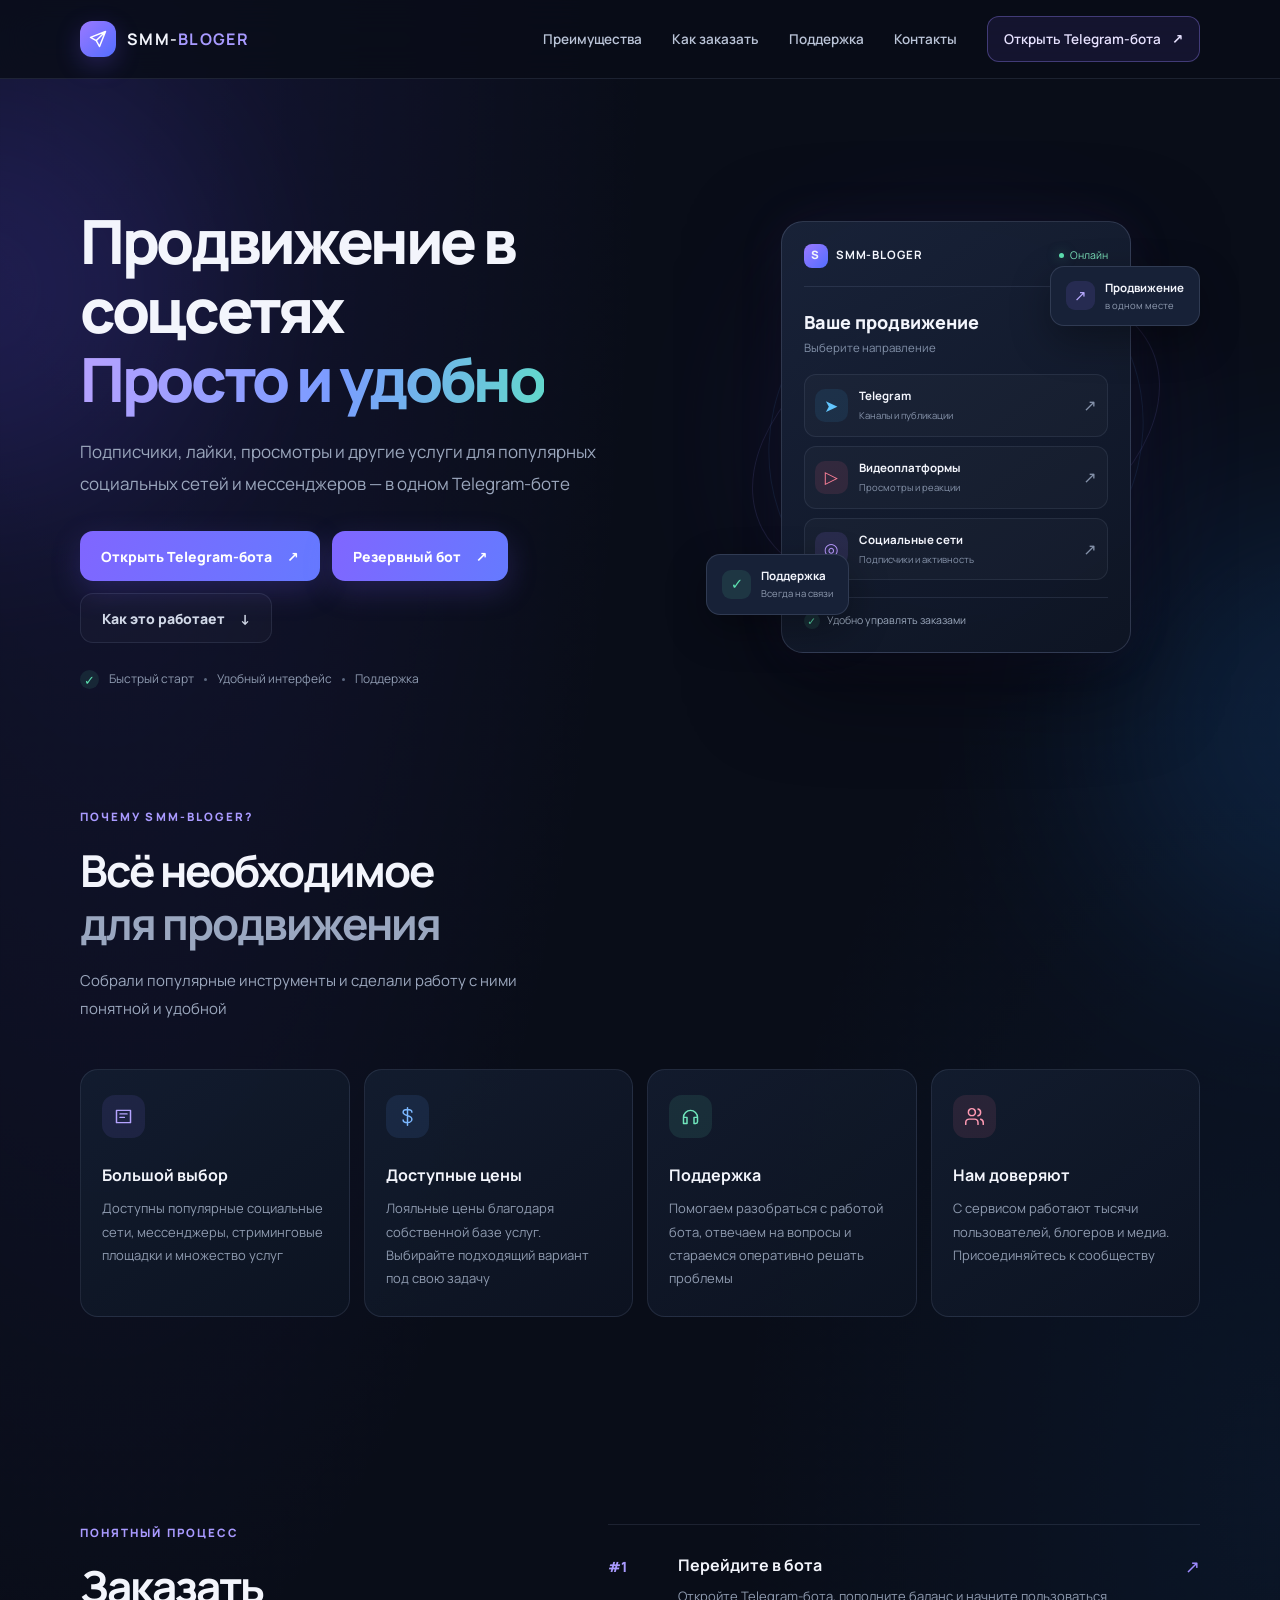
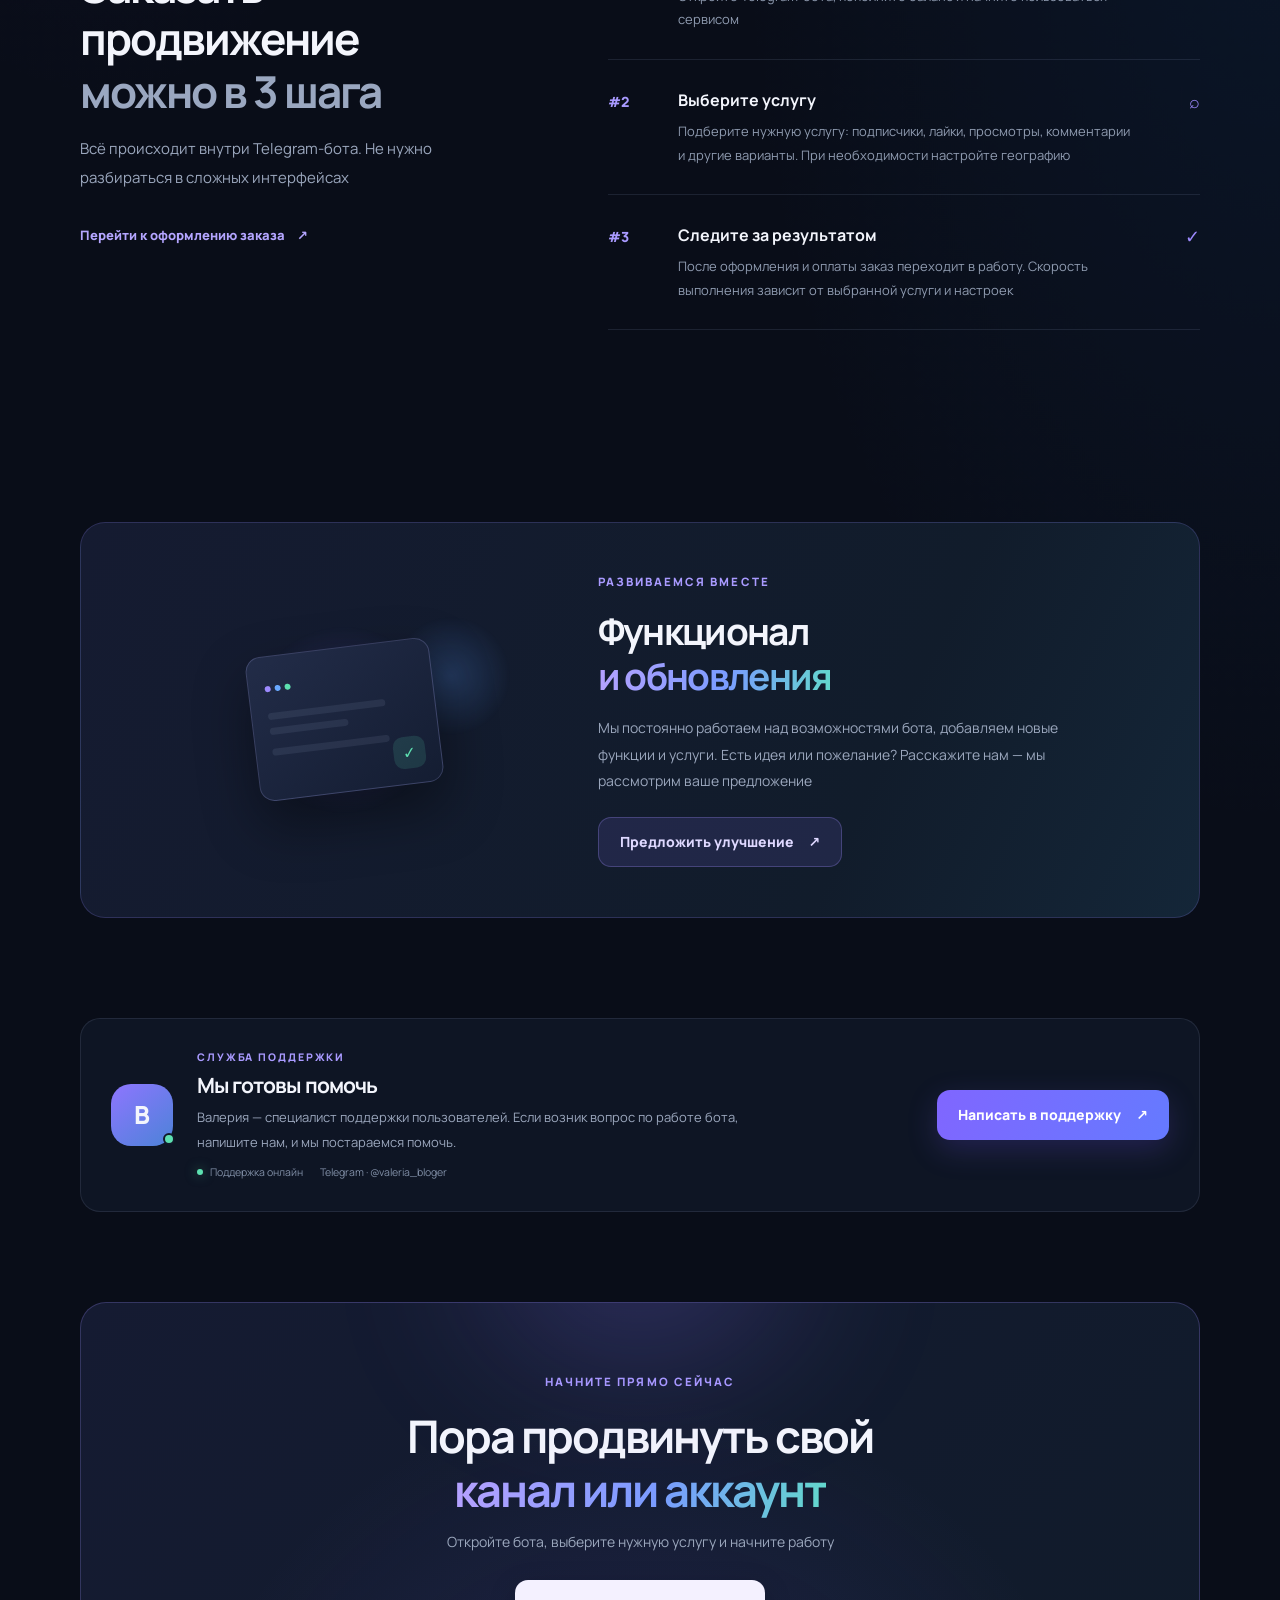
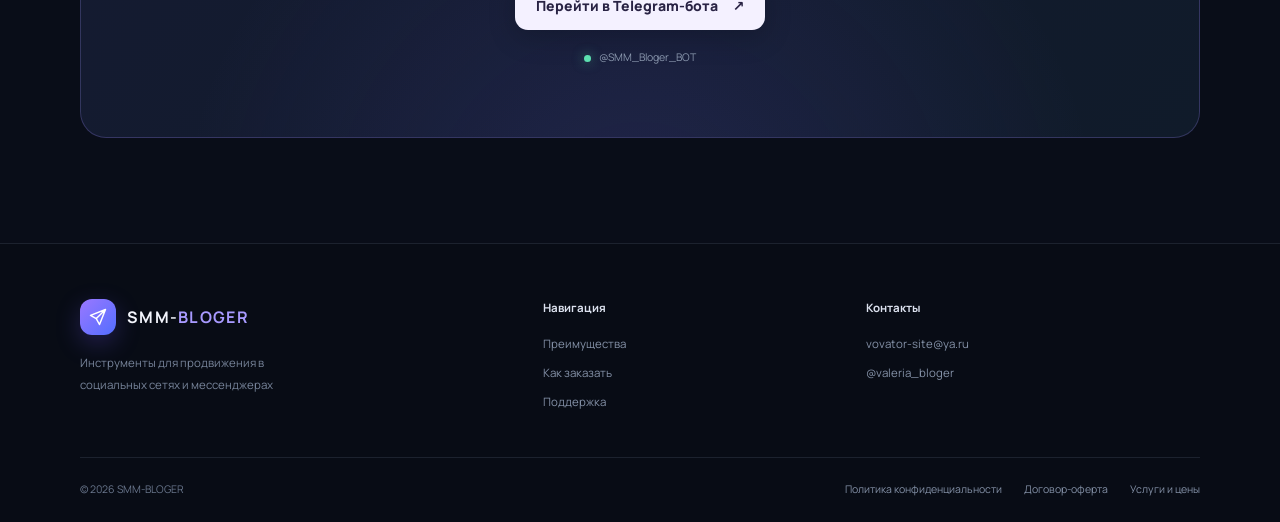
<file: index.html>
<!doctype html>
<html lang="ru">
<head>
  <meta charset="UTF-8">
  <meta name="viewport" content="width=device-width, initial-scale=1">
  <meta name="theme-color" content="#090d18">
  <meta name="description" content="SMM-BLOGER — продвижение в социальных сетях и мессенджерах через Telegram-бота. Подписчики, лайки, просмотры и другие услуги.">
  <title>SMM-BLOGER — продвижение в социальных сетях</title>
  <link rel="preconnect" href="https://fonts.googleapis.com">
  <link rel="preconnect" href="https://fonts.gstatic.com" crossorigin>
  <link href="https://fonts.googleapis.com/css2?family=Manrope:wght@400;500;600;700;800&display=swap" rel="stylesheet">
  <link rel="stylesheet" href="style.css">
  <link rel="icon" href="favicon.svg" type="image/svg+xml">
</head>
<body>
  <div class="ambient ambient-one" aria-hidden="true"></div>
  <div class="ambient ambient-two" aria-hidden="true"></div>

  <header class="header">
    <div class="container nav-wrap">
      <a class="brand" href="#top" aria-label="SMM-BLOGER — на главную">
        <span class="brand-mark"><svg viewBox="0 0 24 24" aria-hidden="true"><path d="m21 3-7.2 18-3.9-7.1L3 10zM10 13.9 21 3"/></svg></span>
        <span>SMM-<b>BLOGER</b></span>
      </a>

      <button class="menu-toggle" type="button" aria-label="Открыть меню" aria-expanded="false" aria-controls="main-nav">
        <span></span><span></span><span></span>
      </button>

      <nav class="nav" id="main-nav" aria-label="Основная навигация">
        <a href="#benefits">Преимущества</a>
        <a href="#how">Как заказать</a>
        <a href="#support">Поддержка</a>
        <a href="#contacts">Контакты</a>
        <a class="nav-cta" href="tg://resolve?domain=Smm_bloger_bot&start=site-smm_bloger-1" rel="noopener">Открыть Telegram-бота <span>↗</span></a>
      </nav>
    </div>
  </header>

  <main id="top">
    <section class="hero section">
      <div class="container hero-grid">
        <div class="hero-copy reveal">
          <h1>Продвижение в соцсетях<br><span class="gradient-text">Просто и удобно</span></h1>
          <p class="hero-lead">Подписчики, лайки, просмотры и другие услуги для популярных социальных сетей и мессенджеров — в одном Telegram-боте</p>
          <div class="hero-actions">
            <a class="button button-primary" href="tg://resolve?domain=Smm_bloger_bot&start=site-smm_bloger-2" rel="noopener">Открыть Telegram-бота <span>↗</span></a>
            <a class="button button-primary" href="tg://resolve?domain=Marketings_SMM_bot&start=site-smm_bloger-2" rel="noopener">Резервный бот <span>↗</span></a>
            <a class="button button-ghost" href="#how">Как это работает <span>↓</span></a>
          </div>
          <div class="hero-note"><span class="check-icon">✓</span> Быстрый старт <i></i> Удобный интерфейс <i></i> Поддержка</div>
        </div>

        <div class="hero-visual reveal" aria-label="Декоративная иллюстрация интерфейса сервиса">
          <div class="orbit orbit-a"></div><div class="orbit orbit-b"></div>
          <div class="float-chip chip-top"><span class="chip-icon purple">↗</span><span><b>Продвижение</b><small>в одном месте</small></span></div>
          <div class="dashboard-card">
            <div class="dash-top"><div class="dash-brand"><span class="mini-mark">S</span><b>SMM-BLOGER</b></div><span class="online"><i></i> Онлайн</span></div>
            <div class="dash-title">Ваше продвижение</div>
            <div class="dash-subtitle">Выберите направление</div>
            <div class="service-row"><span class="service-icon telegram">➤</span><span><b>Telegram</b><small>Каналы и публикации</small></span><span class="row-arrow">↗</span></div>
            <div class="service-row"><span class="service-icon video">▷</span><span><b>Видеоплатформы</b><small>Просмотры и реакции</small></span><span class="row-arrow">↗</span></div>
            <div class="service-row"><span class="service-icon social">◎</span><span><b>Социальные сети</b><small>Подписчики и активность</small></span><span class="row-arrow">↗</span></div>
            <div class="dash-footer"><span class="secure-dot">✓</span> Удобно управлять заказами</div>
          </div>
          <div class="float-chip chip-bottom"><span class="chip-icon green">✓</span><span><b>Поддержка</b><small>Всегда на связи</small></span></div>
          <div class="visual-glow"></div>
        </div>
      </div>
    </section>

    <section class="section benefits-section" id="benefits">
      <div class="container">
        <div class="section-heading reveal">
          <div class="eyebrow">ПОЧЕМУ SMM-BLOGER?</div>
          <h2>Всё необходимое<br><span class="muted-gradient">для продвижения</span></h2>
          <p>Собрали популярные инструменты и сделали работу с ними понятной и удобной</p>
        </div>
        <div class="benefit-grid">
          <article class="benefit-card reveal"><div class="card-icon violet"><svg viewBox="0 0 24 24"><path d="M4 5h16v14H4zM8 9h8M8 13h5"/></svg></div><h3>Большой выбор</h3><p>Доступны популярные социальные сети, мессенджеры, стриминговые площадки и множество услуг</p></article>
          <article class="benefit-card reveal"><div class="card-icon blue"><svg viewBox="0 0 24 24"><path d="M12 2v20m5-15c0-2-2-3-5-3S7 5 7 7s2 3 5 4 5 2 5 4-2 4-5 4-5-1-5-3"/></svg></div><h3>Доступные цены</h3><p>Лояльные цены благодаря собственной базе услуг. Выбирайте подходящий вариант под свою задачу</p></article>
          <article class="benefit-card reveal"><div class="card-icon mint"><svg viewBox="0 0 24 24"><path d="M4 13a8 8 0 0 1 16 0v5a2 2 0 0 1-2 2h-2v-7h4M4 13v7h4v-7z"/></svg></div><h3>Поддержка</h3><p>Помогаем разобраться с работой бота, отвечаем на вопросы и стараемся оперативно решать проблемы</p></article>
          <article class="benefit-card reveal"><div class="card-icon pink"><svg viewBox="0 0 24 24"><path d="M16 21v-2a4 4 0 0 0-4-4H6a4 4 0 0 0-4 4v2m7-10a4 4 0 1 0 0-8 4 4 0 0 0 0 8zm7-7.5a4 4 0 0 1 0 7.75M22 21v-2a4 4 0 0 0-3-3.87"/></svg></div><h3>Нам доверяют</h3><p>С сервисом работают тысячи пользователей, блогеров и медиа. Присоединяйтесь к сообществу</p></article>
        </div>
      </div>
    </section>

    <section class="section how-section" id="how">
      <div class="container how-grid">
        <div class="section-heading reveal">
          <div class="eyebrow">ПОНЯТНЫЙ ПРОЦЕСС</div>
          <h2>Заказать продвижение<br><span class="muted-gradient">можно в 3 шага</span></h2>
          <p>Всё происходит внутри Telegram-бота. Не нужно разбираться в сложных интерфейсах</p>
          <a class="text-link" href="tg://resolve?domain=Smm_bloger_bot&start=site-smm_bloger-3" rel="noopener">Перейти к оформлению заказа <span>↗</span></a>
        </div>
        <div class="steps">
          <article class="step reveal"><div class="step-number">#1</div><div><h3>Перейдите в бота</h3><p>Откройте Telegram-бота, пополните баланс и начните пользоваться сервисом</p></div><span class="step-symbol">↗</span></article>
          <article class="step reveal"><div class="step-number">#2</div><div><h3>Выберите услугу</h3><p>Подберите нужную услугу: подписчики, лайки, просмотры, комментарии и другие варианты. При необходимости настройте географию</p></div><span class="step-symbol">⌕</span></article>
          <article class="step reveal"><div class="step-number">#3</div><div><h3>Следите за результатом</h3><p>После оформления и оплаты заказ переходит в работу. Скорость выполнения зависит от выбранной услуги и настроек</p></div><span class="step-symbol">✓</span></article>
        </div>
      </div>
    </section>

    <section class="section update-section" id="updates">
      <div class="container update-card reveal">
        <div class="update-art" aria-hidden="true"><div class="update-orb orb-one"></div><div class="update-orb orb-two"></div><div class="update-window"><span></span><span></span><span></span><div class="update-window-line"></div><div class="update-window-line short"></div><div class="update-window-line"></div><div class="update-window-check">✓</div></div></div>
        <div class="update-copy"><div class="eyebrow">РАЗВИВАЕМСЯ ВМЕСТЕ</div><h2>Функционал<br><span class="gradient-text">и обновления</span></h2><p>Мы постоянно работаем над возможностями бота, добавляем новые функции и услуги. Есть идея или пожелание? Расскажите нам — мы рассмотрим ваше предложение</p><a class="button button-secondary" href="tg://resolve?domain=valeria_bloger" rel="noopener">Предложить улучшение <span>↗</span></a></div>
      </div>
    </section>

    <section class="section support-section" id="support">
      <div class="container support-card reveal">
        <div class="support-avatar">В<span class="avatar-status"></span></div>
        <div class="support-info"><div class="eyebrow">СЛУЖБА ПОДДЕРЖКИ</div><h2>Мы готовы помочь</h2><p>Валерия — специалист поддержки пользователей. Если возник вопрос по работе бота, напишите нам, и мы постараемся помочь.</p><div class="support-meta"><span><i></i> Поддержка онлайн</span><span>Telegram · @valeria_bloger</span></div></div>
        <a class="button button-primary support-button" href="tg://resolve?domain=valeria_bloger" rel="noopener">Написать в поддержку <span>↗</span></a>
      </div>
    </section>

    <section class="section final-section">
      <div class="container final-card reveal">
        <div class="final-glow"></div>
        <div class="eyebrow">НАЧНИТЕ ПРЯМО СЕЙЧАС</div>
        <h2>Пора продвинуть свой<br><span class="gradient-text">канал или аккаунт</span></h2>
        <p>Откройте бота, выберите нужную услугу и начните работу</p>
        <a class="button button-white" href="tg://resolve?domain=Smm_bloger_bot&start=site-smm_bloger-4" rel="noopener">Перейти в Telegram-бота <span>↗</span></a>
        <div class="final-caption"><span class="status-dot"></span> @SMM_Bloger_BOT</div>
      </div>
    </section>
  </main>

  <footer class="footer" id="contacts">
    <div class="container footer-main">
      <div class="footer-about"><a class="brand" href="#top"><span class="brand-mark"><svg viewBox="0 0 24 24"><path d="m21 3-7.2 18-3.9-7.1L3 10zM10 13.9 21 3"/></svg></span><span>SMM-<b>BLOGER</b></span></a><p>Инструменты для продвижения в социальных сетях и мессенджерах</p></div>
      <div class="footer-column"><h4>Навигация</h4><a href="#benefits">Преимущества</a><a href="#how">Как заказать</a><a href="#support">Поддержка</a></div>
      <div class="footer-column"><h4>Контакты</h4><a href="mailto:vovator-site@ya.ru">vovator-site@ya.ru</a><a href="tg://resolve?domain=valeria_bloger" rel="noopener">@valeria_bloger</a></div>
    </div>
    <div class="container footer-bottom"><span>© <span id="year"></span> SMM-BLOGER</span><div><a href="/privacy" rel="noopener">Политика конфиденциальности</a><a href="/offer" rel="noopener">Договор-оферта</a><a href="/price" rel="noopener">Услуги и цены</a></div></div>
  </footer>
  <script src="script.js"></script>
</body>
</html>
</file>
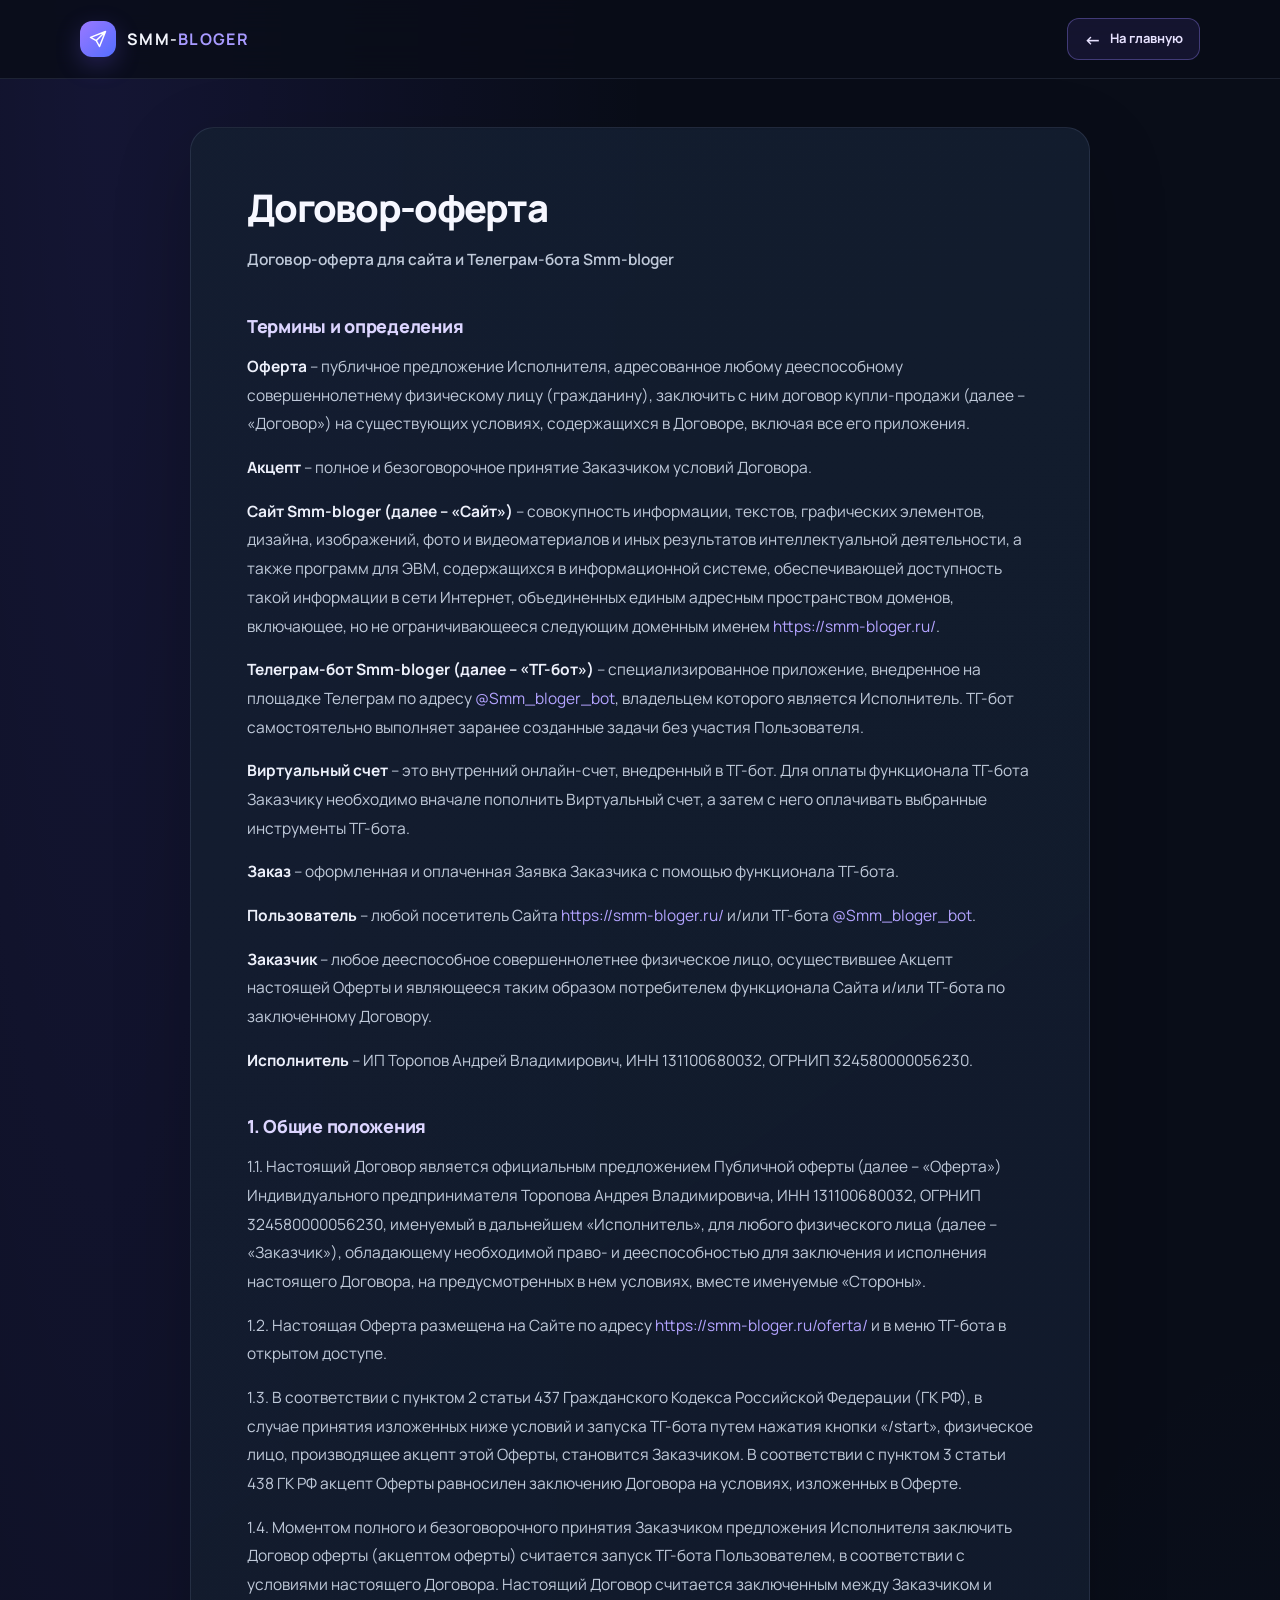
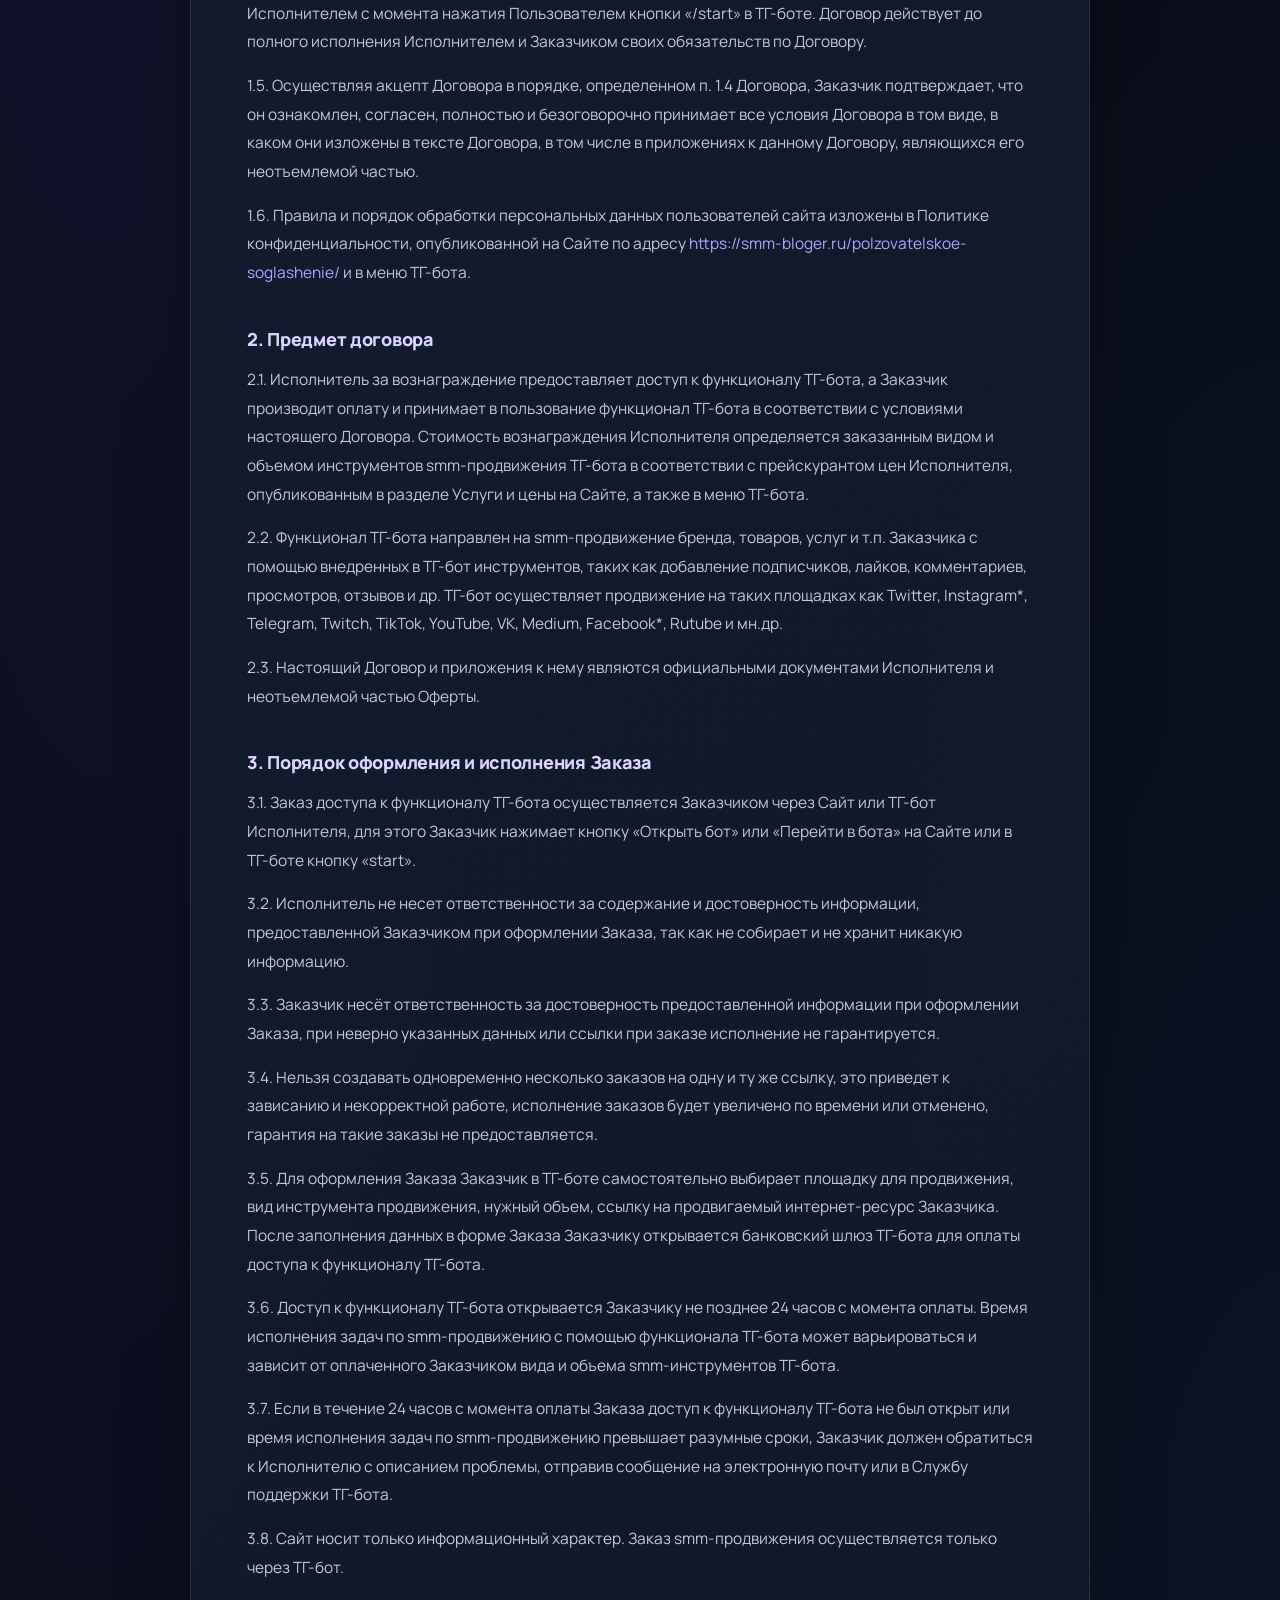
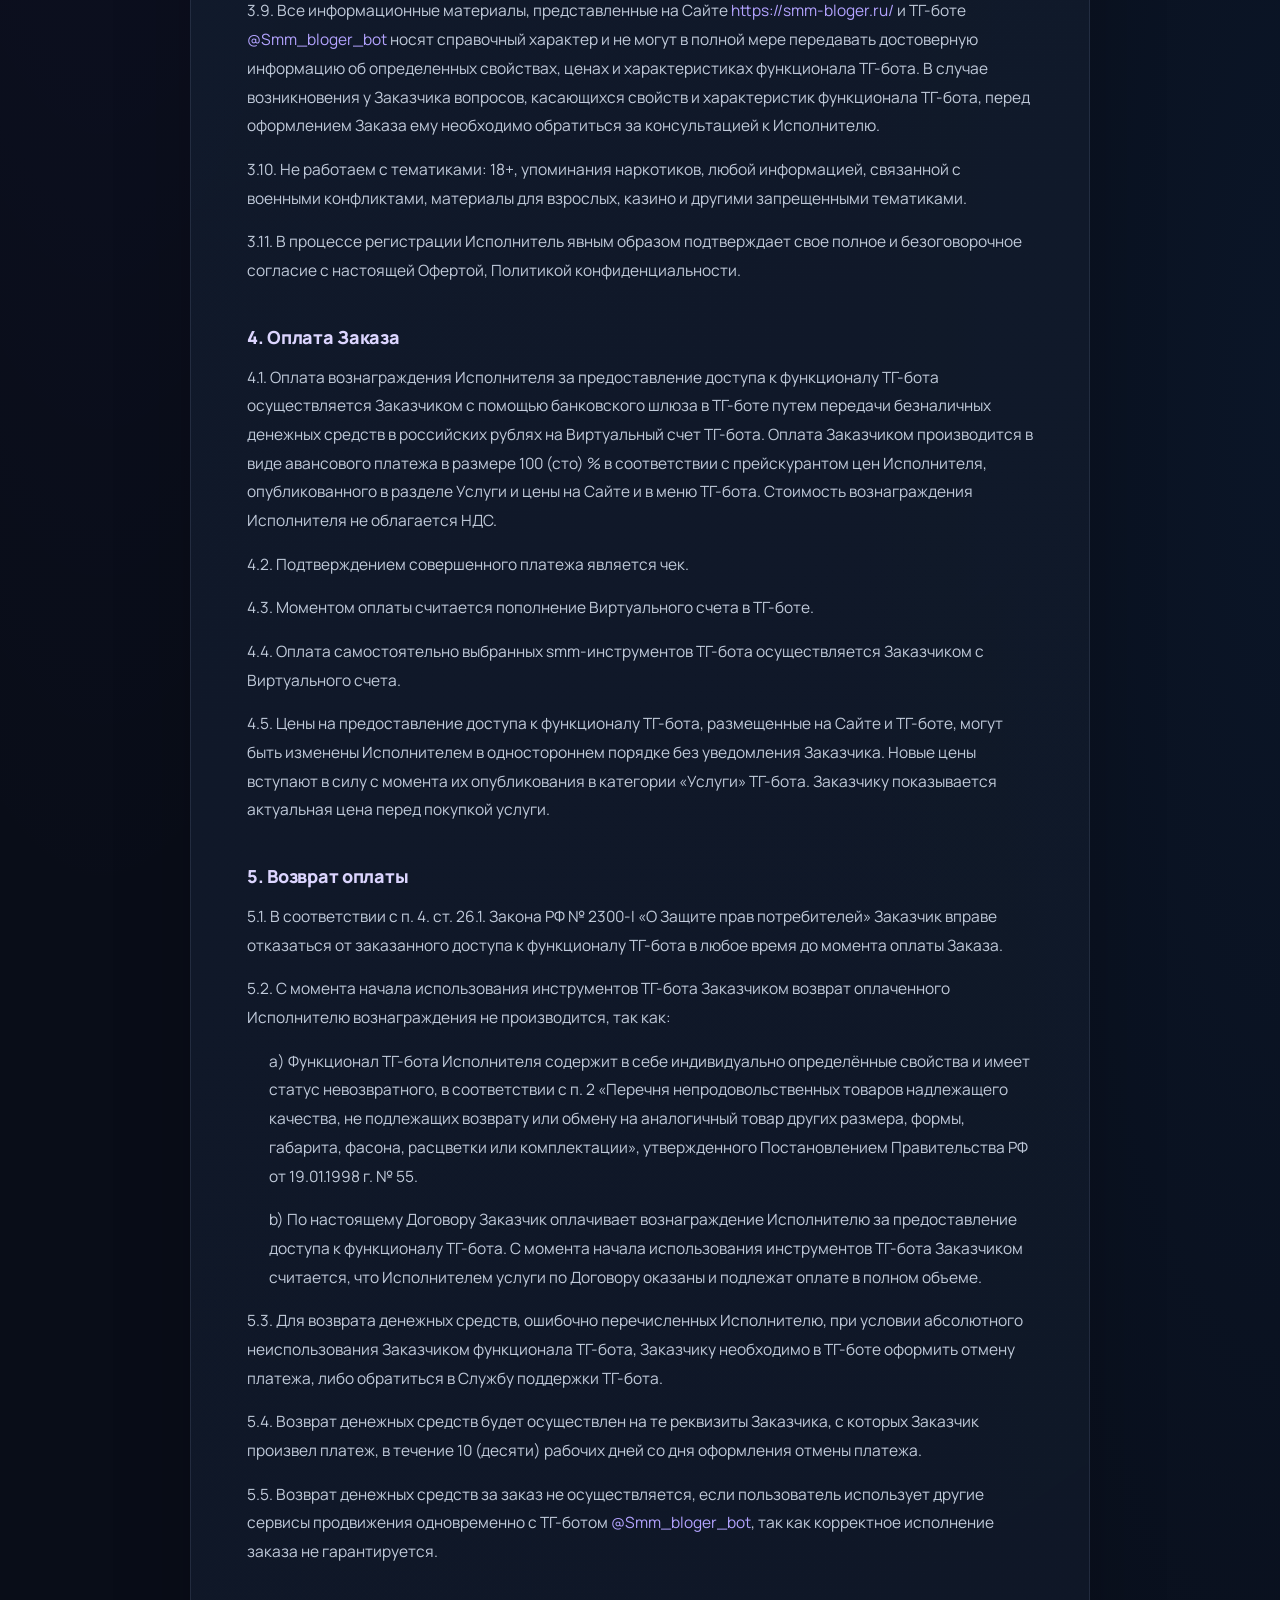
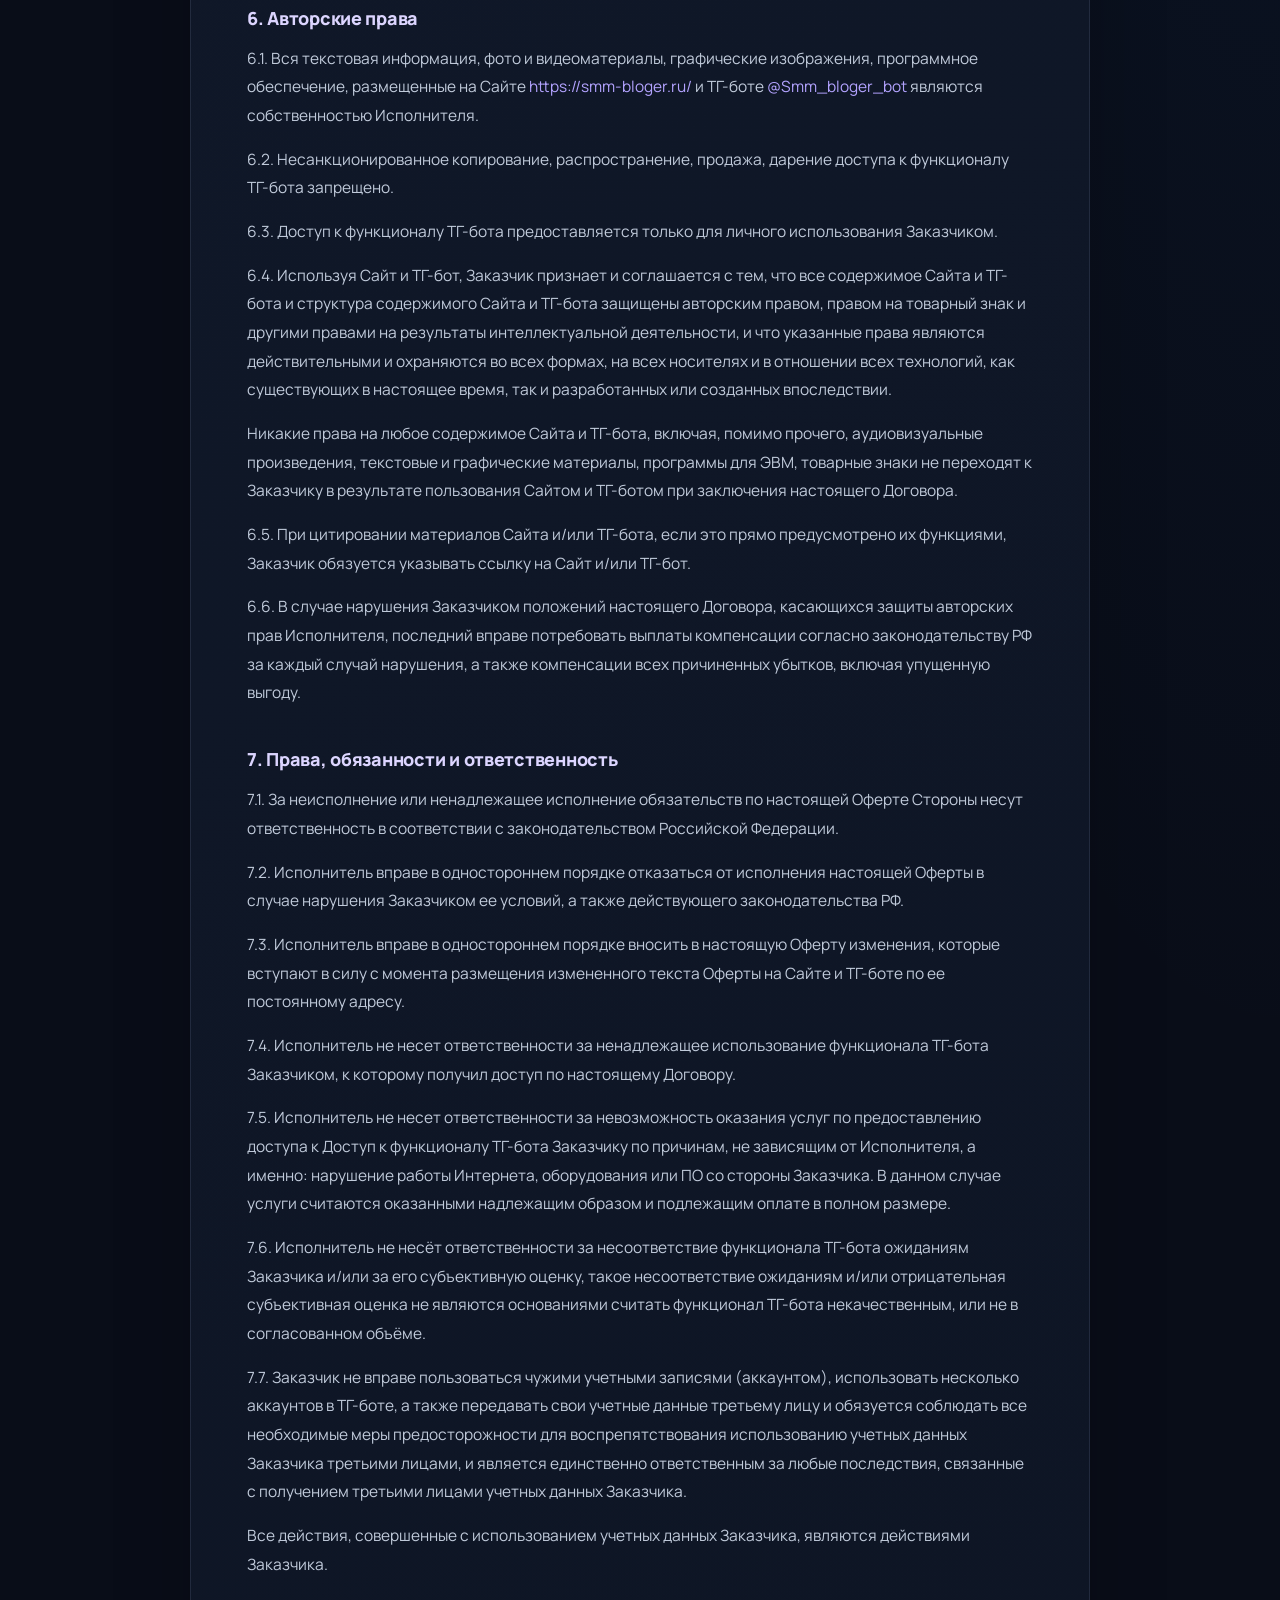
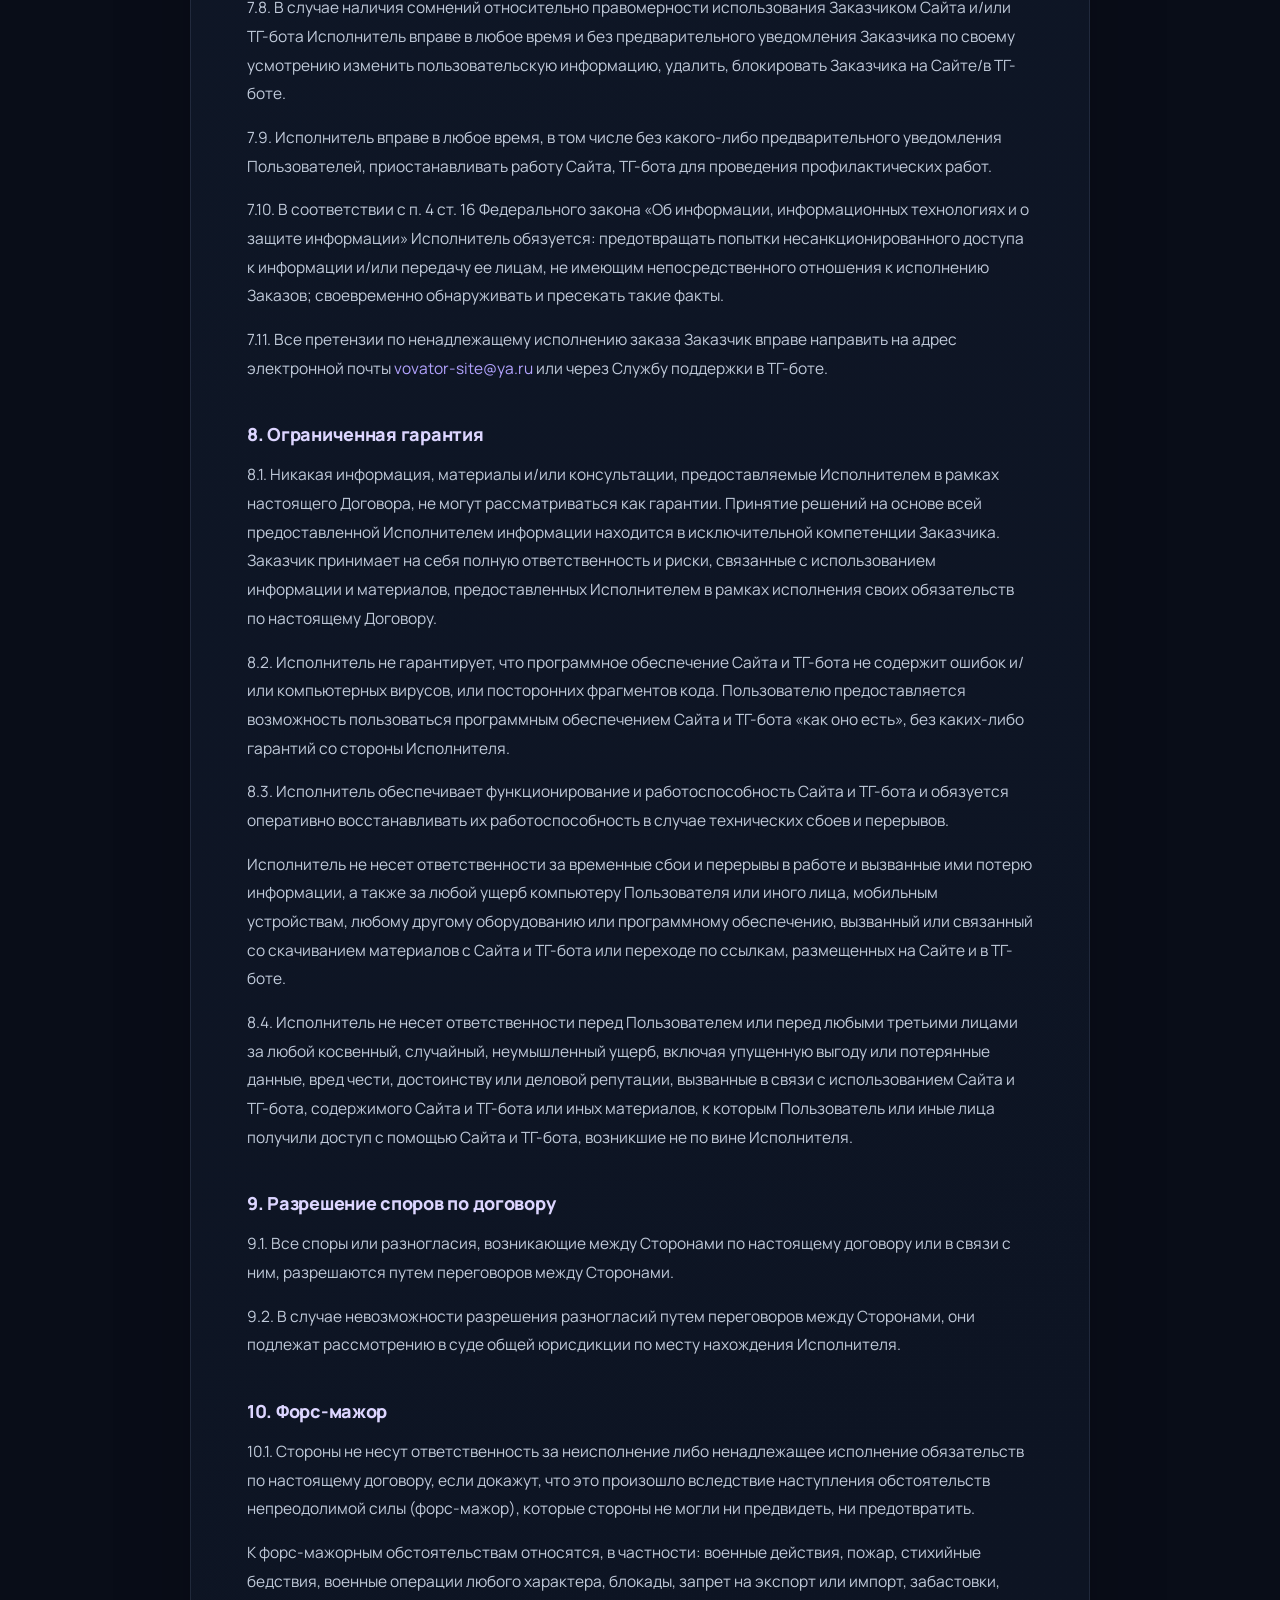
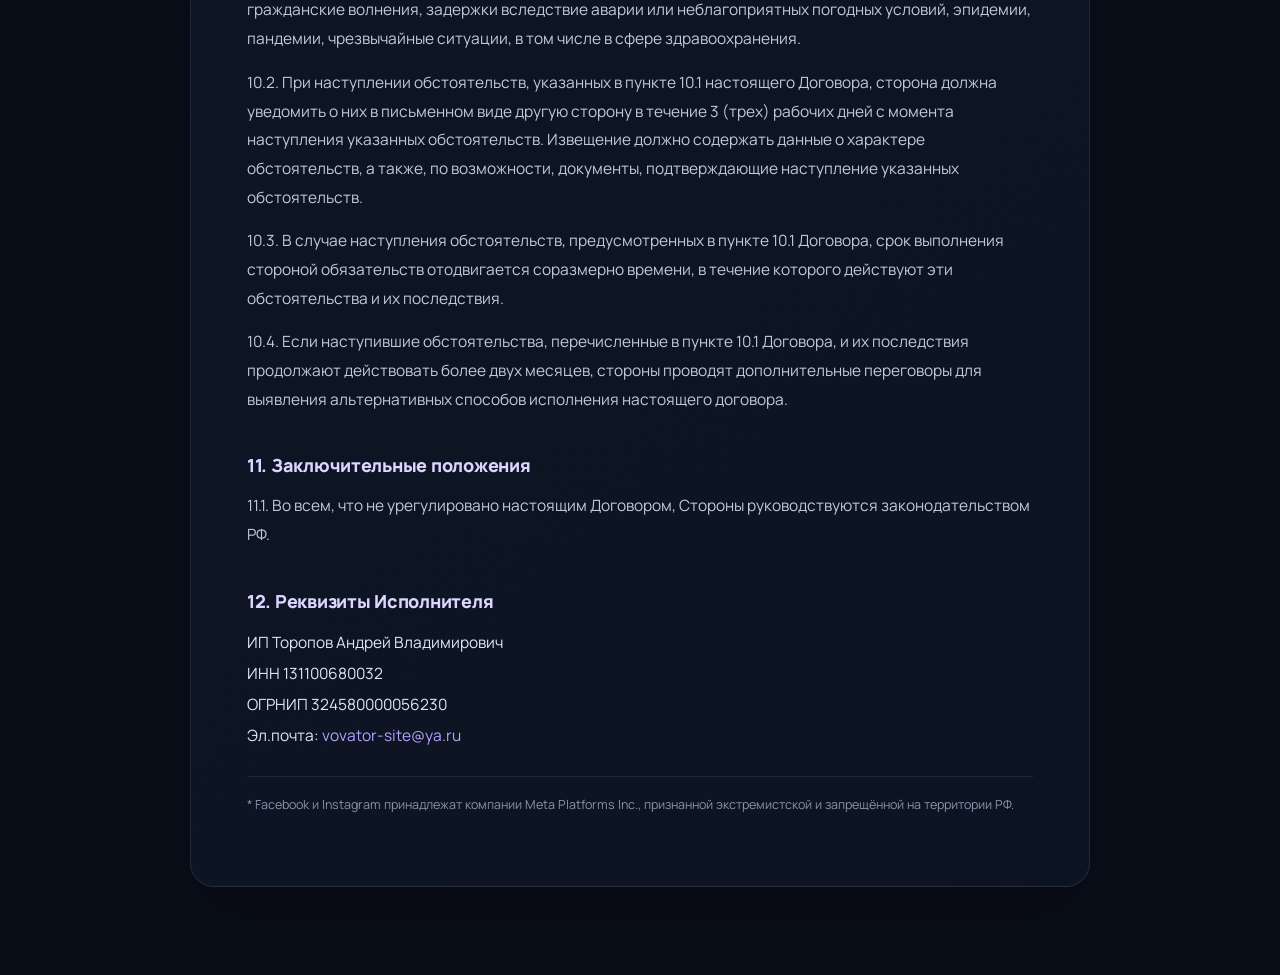
<file: offer/index.html>
<!doctype html>
<html lang="ru">
<head>
  <meta charset="UTF-8">
  <meta name="viewport" content="width=device-width, initial-scale=1">
  <meta name="theme-color" content="#090d18">
  <meta name="description" content="Договор-оферта SMM-BLOGER.">
  <title>Договор-оферта — SMM-BLOGER</title>
  <link rel="preconnect" href="https://fonts.googleapis.com">
  <link rel="preconnect" href="https://fonts.gstatic.com" crossorigin>
  <link rel="stylesheet" href="../style.css">
  <link rel="icon" href="../favicon.svg" type="image/svg+xml">
</head>
<body>
  <header class="site-header">
    <div class="header-inner">
      <a class="brand" href="/" aria-label="SMM-BLOGER — на главную">
        <span class="brand-mark" aria-hidden="true">
          <svg viewBox="0 0 24 24"><path d="m21 3-7.2 18-3.9-7.1L3 10zM10 13.9 21 3"/></svg>
        </span>
        <span>SMM-<b>BLOGER</b></span>
      </a>
      <a class="home-button" href="/" aria-label="Вернуться на главную">
        <span aria-hidden="true">←</span> На главную
      </a>
    </div>
  </header>
  <main class="legal-wrap">
    <article class="legal-document">

      <h1>Договор-оферта</h1>
      <p class="document-subtitle">Договор-оферта для сайта и Телеграм-бота Smm-bloger</p>

      <h2>Термины и определения</h2>
      <p><strong>Оферта</strong> – публичное предложение Исполнителя, адресованное любому дееспособному совершеннолетнему физическому лицу (гражданину), заключить с ним договор купли-продажи (далее – «Договор») на существующих условиях, содержащихся в Договоре, включая все его приложения.</p>
      <p><strong>Акцепт</strong> – полное и безоговорочное принятие Заказчиком условий Договора.</p>
      <p><strong>Сайт Smm-bloger (далее – «Сайт»)</strong> – совокупность информации, текстов, графических элементов, дизайна, изображений, фото и видеоматериалов и иных результатов интеллектуальной деятельности, а также программ для ЭВМ, содержащихся в информационной системе, обеспечивающей доступность такой информации в сети Интернет, объединенных единым адресным пространством доменов, включающее, но не ограничивающееся следующим доменным именем <a href="https://smm-bloger.ru/">https://smm-bloger.ru/</a>.</p>
      <p><strong>Телеграм-бот Smm-bloger (далее – «ТГ-бот»)</strong> – специализированное приложение, внедренное на площадке Телеграм по адресу <a href="https://t.me/Smm_bloger_bot">@Smm_bloger_bot</a>, владельцем которого является Исполнитель. ТГ-бот самостоятельно выполняет заранее созданные задачи без участия Пользователя.</p>
      <p><strong>Виртуальный счет</strong> – это внутренний онлайн-счет, внедренный в ТГ-бот. Для оплаты функционала ТГ-бота Заказчику необходимо вначале пополнить Виртуальный счет, а затем с него оплачивать выбранные инструменты ТГ-бота.</p>
      <p><strong>Заказ</strong> – оформленная и оплаченная Заявка Заказчика с помощью функционала ТГ-бота.</p>
      <p><strong>Пользователь</strong> – любой посетитель Сайта <a href="https://smm-bloger.ru/">https://smm-bloger.ru/</a> и/или ТГ-бота <a href="https://t.me/Smm_bloger_bot">@Smm_bloger_bot</a>.</p>
      <p><strong>Заказчик</strong> – любое дееспособное совершеннолетнее физическое лицо, осуществившее Акцепт настоящей Оферты и являющееся таким образом потребителем функционала Сайта и/или ТГ-бота по заключенному Договору.</p>
      <p><strong>Исполнитель</strong> – ИП Торопов Андрей Владимирович, ИНН 131100680032, ОГРНИП 324580000056230.</p>

      <h2>1. Общие положения</h2>
      <p>1.1. Настоящий Договор является официальным предложением Публичной оферты (далее – «Оферта») Индивидуального предпринимателя Торопова Андрея Владимировича, ИНН 131100680032, ОГРНИП 324580000056230, именуемый в дальнейшем «Исполнитель», для любого физического лица (далее – «Заказчик»), обладающему необходимой право- и дееспособностью для заключения и исполнения настоящего Договора, на предусмотренных в нем условиях, вместе именуемые «Стороны».</p>
      <p>1.2. Настоящая Оферта размещена на Сайте по адресу <a href="https://smm-bloger.ru/oferta/">https://smm-bloger.ru/oferta/</a> и в меню ТГ-бота в открытом доступе.</p>
      <p>1.3. В соответствии с пунктом 2 статьи 437 Гражданского Кодекса Российской Федерации (ГК РФ), в случае принятия изложенных ниже условий и запуска ТГ-бота путем нажатия кнопки «/start», физическое лицо, производящее акцепт этой Оферты, становится Заказчиком. В соответствии с пунктом 3 статьи 438 ГК РФ акцепт Оферты равносилен заключению Договора на условиях, изложенных в Оферте.</p>
      <p>1.4. Моментом полного и безоговорочного принятия Заказчиком предложения Исполнителя заключить Договор оферты (акцептом оферты) считается запуск ТГ-бота Пользователем, в соответствии с условиями настоящего Договора. Настоящий Договор считается заключенным между Заказчиком и Исполнителем с момента нажатия Пользователем кнопки «/start» в ТГ-боте. Договор действует до полного исполнения Исполнителем и Заказчиком своих обязательств по Договору.</p>
      <p>1.5. Осуществляя акцепт Договора в порядке, определенном п. 1.4 Договора, Заказчик подтверждает, что он ознакомлен, согласен, полностью и безоговорочно принимает все условия Договора в том виде, в каком они изложены в тексте Договора, в том числе в приложениях к данному Договору, являющихся его неотъемлемой частью.</p>
      <p>1.6. Правила и порядок обработки персональных данных пользователей сайта изложены в Политике конфиденциальности, опубликованной на Сайте по адресу <a href="https://smm-bloger.ru/polzovatelskoe-soglashenie/">https://smm-bloger.ru/polzovatelskoe-soglashenie/</a> и в меню ТГ-бота.</p>

      <h2>2. Предмет договора</h2>
      <p>2.1. Исполнитель за вознаграждение предоставляет доступ к функционалу ТГ-бота, а Заказчик производит оплату и принимает в пользование функционал ТГ-бота в соответствии с условиями настоящего Договора. Стоимость вознаграждения Исполнителя определяется заказанным видом и объемом инструментов smm-продвижения ТГ-бота в соответствии с прейскурантом цен Исполнителя, опубликованным в разделе Услуги и цены на Сайте, а также в меню ТГ-бота.</p>
      <p>2.2. Функционал ТГ-бота направлен на smm-продвижение бренда, товаров, услуг и т.п. Заказчика с помощью внедренных в ТГ-бот инструментов, таких как добавление подписчиков, лайков, комментариев, просмотров, отзывов и др. ТГ-бот осуществляет продвижение на таких площадках как Twitter, Instagram*, Telegram, Twitch, TikTok, YouTube, VK, Medium, Facebook*, Rutube и мн.др.</p>
      <p>2.3. Настоящий Договор и приложения к нему являются официальными документами Исполнителя и неотъемлемой частью Оферты.</p>

      <h2>3. Порядок оформления и исполнения Заказа</h2>
      <p>3.1. Заказ доступа к функционалу ТГ-бота осуществляется Заказчиком через Сайт или ТГ-бот Исполнителя, для этого Заказчик нажимает кнопку «Открыть бот» или «Перейти в бота» на Сайте или в ТГ-боте кнопку «start».</p>
      <p>3.2. Исполнитель не несет ответственности за содержание и достоверность информации, предоставленной Заказчиком при оформлении Заказа, так как не собирает и не хранит никакую информацию.</p>
      <p>3.3. Заказчик несёт ответственность за достоверность предоставленной информации при оформлении Заказа, при неверно указанных данных или ссылки при заказе исполнение не гарантируется.</p>
      <p>3.4. Нельзя создавать одновременно несколько заказов на одну и ту же ссылку, это приведет к зависанию и некорректной работе, исполнение заказов будет увеличено по времени или отменено, гарантия на такие заказы не предоставляется.</p>
      <p>3.5. Для оформления Заказа Заказчик в ТГ-боте самостоятельно выбирает площадку для продвижения, вид инструмента продвижения, нужный объем, ссылку на продвигаемый интернет-ресурс Заказчика. После заполнения данных в форме Заказа Заказчику открывается банковский шлюз ТГ-бота для оплаты доступа к функционалу ТГ-бота.</p>
      <p>3.6. Доступ к функционалу ТГ-бота открывается Заказчику не позднее 24 часов с момента оплаты. Время исполнения задач по smm-продвижению с помощью функционала ТГ-бота может варьироваться и зависит от оплаченного Заказчиком вида и объема smm-инструментов ТГ-бота.</p>
      <p>3.7. Если в течение 24 часов с момента оплаты Заказа доступ к функционалу ТГ-бота не был открыт или время исполнения задач по smm-продвижению превышает разумные сроки, Заказчик должен обратиться к Исполнителю с описанием проблемы, отправив сообщение на электронную почту или в Службу поддержки ТГ-бота.</p>
      <p>3.8. Сайт носит только информационный характер. Заказ smm-продвижения осуществляется только через ТГ-бот.</p>
      <p>3.9. Все информационные материалы, представленные на Сайте <a href="https://smm-bloger.ru/">https://smm-bloger.ru/</a> и ТГ-боте <a href="https://t.me/Smm_bloger_bot">@Smm_bloger_bot</a> носят справочный характер и не могут в полной мере передавать достоверную информацию об определенных свойствах, ценах и характеристиках функционала ТГ-бота. В случае возникновения у Заказчика вопросов, касающихся свойств и характеристик функционала ТГ-бота, перед оформлением Заказа ему необходимо обратиться за консультацией к Исполнителю.</p>
      <p>3.10. Не работаем с тематиками: 18+, упоминания наркотиков, любой информацией, связанной с военными конфликтами, материалы для взрослых, казино и другими запрещенными тематиками.</p>
      <p>3.11. В процессе регистрации Исполнитель явным образом подтверждает свое полное и безоговорочное согласие с настоящей Офертой, Политикой конфиденциальности.</p>

      <h2>4. Оплата Заказа</h2>
      <p>4.1. Оплата вознаграждения Исполнителя за предоставление доступа к функционалу ТГ-бота осуществляется Заказчиком с помощью банковского шлюза в ТГ-боте путем передачи безналичных денежных средств в российских рублях на Виртуальный счет ТГ-бота. Оплата Заказчиком производится в виде авансового платежа в размере 100 (сто) % в соответствии с прейскурантом цен Исполнителя, опубликованного в разделе Услуги и цены на Сайте и в меню ТГ-бота. Стоимость вознаграждения Исполнителя не облагается НДС.</p>
      <p>4.2. Подтверждением совершенного платежа является чек.</p>
      <p>4.3. Моментом оплаты считается пополнение Виртуального счета в ТГ-боте.</p>
      <p>4.4. Оплата самостоятельно выбранных smm-инструментов ТГ-бота осуществляется Заказчиком с Виртуального счета.</p>
      <p>4.5. Цены на предоставление доступа к функционалу ТГ-бота, размещенные на Сайте и ТГ-боте, могут быть изменены Исполнителем в одностороннем порядке без уведомления Заказчика. Новые цены вступают в силу с момента их опубликования в категории «Услуги» ТГ-бота. Заказчику показывается актуальная цена перед покупкой услуги.</p>

      <h2>5. Возврат оплаты</h2>
      <p>5.1. В соответствии с п. 4. ст. 26.1. Закона РФ № 2300-I «О Защите прав потребителей» Заказчик вправе отказаться от заказанного доступа к функционалу ТГ-бота в любое время до момента оплаты Заказа.</p>
      <p>5.2. С момента начала использования инструментов ТГ-бота Заказчиком возврат оплаченного Исполнителю вознаграждения не производится, так как:</p>
      <p class="subclause">a) Функционал ТГ-бота Исполнителя содержит в себе индивидуально определённые свойства и имеет статус невозвратного, в соответствии с п. 2 «Перечня непродовольственных товаров надлежащего качества, не подлежащих возврату или обмену на аналогичный товар других размера, формы, габарита, фасона, расцветки или комплектации», утвержденного Постановлением Правительства РФ от 19.01.1998 г. № 55.</p>
      <p class="subclause">b) По настоящему Договору Заказчик оплачивает вознаграждение Исполнителю за предоставление доступа к функционалу ТГ-бота. С момента начала использования инструментов ТГ-бота Заказчиком считается, что Исполнителем услуги по Договору оказаны и подлежат оплате в полном объеме.</p>
      <p>5.3. Для возврата денежных средств, ошибочно перечисленных Исполнителю, при условии абсолютного неиспользования Заказчиком функционала ТГ-бота, Заказчику необходимо в ТГ-боте оформить отмену платежа, либо обратиться в Службу поддержки ТГ-бота.</p>
      <p>5.4. Возврат денежных средств будет осуществлен на те реквизиты Заказчика, с которых Заказчик произвел платеж, в течение 10 (десяти) рабочих дней со дня оформления отмены платежа.</p>
      <p>5.5. Возврат денежных средств за заказ не осуществляется, если пользователь использует другие сервисы продвижения одновременно с ТГ-ботом <a href="https://t.me/Smm_bloger_bot">@Smm_bloger_bot</a>, так как корректное исполнение заказа не гарантируется.</p>

      <h2>6. Авторские права</h2>
      <p>6.1. Вся текстовая информация, фото и видеоматериалы, графические изображения, программное обеспечение, размещенные на Сайте <a href="https://smm-bloger.ru/">https://smm-bloger.ru/</a> и ТГ-боте <a href="https://t.me/Smm_bloger_bot">@Smm_bloger_bot</a> являются собственностью Исполнителя.</p>
      <p>6.2. Несанкционированное копирование, распространение, продажа, дарение доступа к функционалу ТГ-бота запрещено.</p>
      <p>6.3. Доступ к функционалу ТГ-бота предоставляется только для личного использования Заказчиком.</p>
      <p>6.4. Используя Сайт и ТГ-бот, Заказчик признает и соглашается с тем, что все содержимое Сайта и ТГ-бота и структура содержимого Сайта и ТГ-бота защищены авторским правом, правом на товарный знак и другими правами на результаты интеллектуальной деятельности, и что указанные права являются действительными и охраняются во всех формах, на всех носителях и в отношении всех технологий, как существующих в настоящее время, так и разработанных или созданных впоследствии.</p>
      <p>Никакие права на любое содержимое Сайта и ТГ-бота, включая, помимо прочего, аудиовизуальные произведения, текстовые и графические материалы, программы для ЭВМ, товарные знаки не переходят к Заказчику в результате пользования Сайтом и ТГ-ботом при заключения настоящего Договора.</p>
      <p>6.5. При цитировании материалов Сайта и/или ТГ-бота, если это прямо предусмотрено их функциями, Заказчик обязуется указывать ссылку на Сайт и/или ТГ-бот.</p>
      <p>6.6. В случае нарушения Заказчиком положений настоящего Договора, касающихся защиты авторских прав Исполнителя, последний вправе потребовать выплаты компенсации согласно законодательству РФ за каждый случай нарушения, а также компенсации всех причиненных убытков, включая упущенную выгоду.</p>

      <h2>7. Права, обязанности и ответственность</h2>
      <p>7.1. За неисполнение или ненадлежащее исполнение обязательств по настоящей Оферте Стороны несут ответственность в соответствии с законодательством Российской Федерации.</p>
      <p>7.2. Исполнитель вправе в одностороннем порядке отказаться от исполнения настоящей Оферты в случае нарушения Заказчиком ее условий, а также действующего законодательства РФ.</p>
      <p>7.3. Исполнитель вправе в одностороннем порядке вносить в настоящую Оферту изменения, которые вступают в силу с момента размещения измененного текста Оферты на Сайте и ТГ-боте по ее постоянному адресу.</p>
      <p>7.4. Исполнитель не несет ответственности за ненадлежащее использование функционала ТГ-бота Заказчиком, к которому получил доступ по настоящему Договору.</p>
      <p>7.5. Исполнитель не несет ответственности за невозможность оказания услуг по предоставлению доступа к Доступ к функционалу ТГ-бота Заказчику по причинам, не зависящим от Исполнителя, а именно: нарушение работы Интернета, оборудования или ПО со стороны Заказчика. В данном случае услуги считаются оказанными надлежащим образом и подлежащим оплате в полном размере.</p>
      <p>7.6. Исполнитель не несёт ответственности за несоответствие функционала ТГ-бота ожиданиям Заказчика и/или за его субъективную оценку, такое несоответствие ожиданиям и/или отрицательная субъективная оценка не являются основаниями считать функционал ТГ-бота некачественным, или не в согласованном объёме.</p>
      <p>7.7. Заказчик не вправе пользоваться чужими учетными записями (аккаунтом), использовать несколько аккаунтов в ТГ-боте, а также передавать свои учетные данные третьему лицу и обязуется соблюдать все необходимые меры предосторожности для воспрепятствования использованию учетных данных Заказчика третьими лицами, и является единственно ответственным за любые последствия, связанные с получением третьими лицами учетных данных Заказчика.</p>
      <p>Все действия, совершенные с использованием учетных данных Заказчика, являются действиями Заказчика.</p>
      <p>7.8. В случае наличия сомнений относительно правомерности использования Заказчиком Сайта и/или ТГ-бота Исполнитель вправе в любое время и без предварительного уведомления Заказчика по своему усмотрению изменить пользовательскую информацию, удалить, блокировать Заказчика на Сайте/в ТГ-боте.</p>
      <p>7.9. Исполнитель вправе в любое время, в том числе без какого-либо предварительного уведомления Пользователей, приостанавливать работу Сайта, ТГ-бота для проведения профилактических работ.</p>
      <p>7.10. В соответствии с п. 4 ст. 16 Федерального закона «Об информации, информационных технологиях и о защите информации» Исполнитель обязуется: предотвращать попытки несанкционированного доступа к информации и/или передачу ее лицам, не имеющим непосредственного отношения к исполнению Заказов; своевременно обнаруживать и пресекать такие факты.</p>
      <p>7.11. Все претензии по ненадлежащему исполнению заказа Заказчик вправе направить на адрес электронной почты <a href="mailto:vovator-site@ya.ru">vovator-site@ya.ru</a> или через Службу поддержки в ТГ-боте.</p>

      <h2>8. Ограниченная гарантия</h2>
      <p>8.1. Никакая информация, материалы и/или консультации, предоставляемые Исполнителем в рамках настоящего Договора, не могут рассматриваться как гарантии. Принятие решений на основе всей предоставленной Исполнителем информации находится в исключительной компетенции Заказчика. Заказчик принимает на себя полную ответственность и риски, связанные с использованием информации и материалов, предоставленных Исполнителем в рамках исполнения своих обязательств по настоящему Договору.</p>
      <p>8.2. Исполнитель не гарантирует, что программное обеспечение Сайта и ТГ-бота не содержит ошибок и/или компьютерных вирусов, или посторонних фрагментов кода. Пользователю предоставляется возможность пользоваться программным обеспечением Сайта и ТГ-бота «как оно есть», без каких-либо гарантий со стороны Исполнителя.</p>
      <p>8.3. Исполнитель обеспечивает функционирование и работоспособность Сайта и ТГ-бота и обязуется оперативно восстанавливать их работоспособность в случае технических сбоев и перерывов.</p>
      <p>Исполнитель не несет ответственности за временные сбои и перерывы в работе и вызванные ими потерю информации, а также за любой ущерб компьютеру Пользователя или иного лица, мобильным устройствам, любому другому оборудованию или программному обеспечению, вызванный или связанный со скачиванием материалов с Сайта и ТГ-бота или переходе по ссылкам, размещенных на Сайте и в ТГ-боте.</p>
      <p>8.4. Исполнитель не несет ответственности перед Пользователем или перед любыми третьими лицами за любой косвенный, случайный, неумышленный ущерб, включая упущенную выгоду или потерянные данные, вред чести, достоинству или деловой репутации, вызванные в связи с использованием Сайта и ТГ-бота, содержимого Сайта и ТГ-бота или иных материалов, к которым Пользователь или иные лица получили доступ с помощью Сайта и ТГ-бота, возникшие не по вине Исполнителя.</p>

      <h2>9. Разрешение споров по договору</h2>
      <p>9.1. Все споры или разногласия, возникающие между Сторонами по настоящему договору или в связи с ним, разрешаются путем переговоров между Сторонами.</p>
      <p>9.2. В случае невозможности разрешения разногласий путем переговоров между Сторонами, они подлежат рассмотрению в суде общей юрисдикции по месту нахождения Исполнителя.</p>

      <h2>10. Форс-мажор</h2>
      <p>10.1. Стороны не несут ответственность за неисполнение либо ненадлежащее исполнение обязательств по настоящему договору, если докажут, что это произошло вследствие наступления обстоятельств непреодолимой силы (форс-мажор), которые стороны не могли ни предвидеть, ни предотвратить.</p>
      <p>К форс-мажорным обстоятельствам относятся, в частности: военные действия, пожар, стихийные бедствия, военные операции любого характера, блокады, запрет на экспорт или импорт, забастовки, гражданские волнения, задержки вследствие аварии или неблагоприятных погодных условий, эпидемии, пандемии, чрезвычайные ситуации, в том числе в сфере здравоохранения.</p>
      <p>10.2. При наступлении обстоятельств, указанных в пункте 10.1 настоящего Договора, сторона должна уведомить о них в письменном виде другую сторону в течение 3 (трех) рабочих дней с момента наступления указанных обстоятельств. Извещение должно содержать данные о характере обстоятельств, а также, по возможности, документы, подтверждающие наступление указанных обстоятельств.</p>
      <p>10.3. В случае наступления обстоятельств, предусмотренных в пункте 10.1 Договора, срок выполнения стороной обязательств отодвигается соразмерно времени, в течение которого действуют эти обстоятельства и их последствия.</p>
      <p>10.4. Если наступившие обстоятельства, перечисленные в пункте 10.1 Договора, и их последствия продолжают действовать более двух месяцев, стороны проводят дополнительные переговоры для выявления альтернативных способов исполнения настоящего договора.</p>

      <h2>11. Заключительные положения</h2>
      <p>11.1. Во всем, что не урегулировано настоящим Договором, Стороны руководствуются законодательством РФ.</p>

      <h2>12. Реквизиты Исполнителя</h2>
      <p class="requisites">ИП Торопов Андрей Владимирович<br>ИНН 131100680032<br>ОГРНИП 324580000056230<br>Эл.почта: <a href="mailto:vovator-site@ya.ru">vovator-site@ya.ru</a></p>
      <p class="legal-note">* Facebook и Instagram принадлежат компании Meta Platforms Inc., признанной экстремистской и запрещённой на территории РФ.</p>

    </article>
  </main>
</body>
</html>
</file>
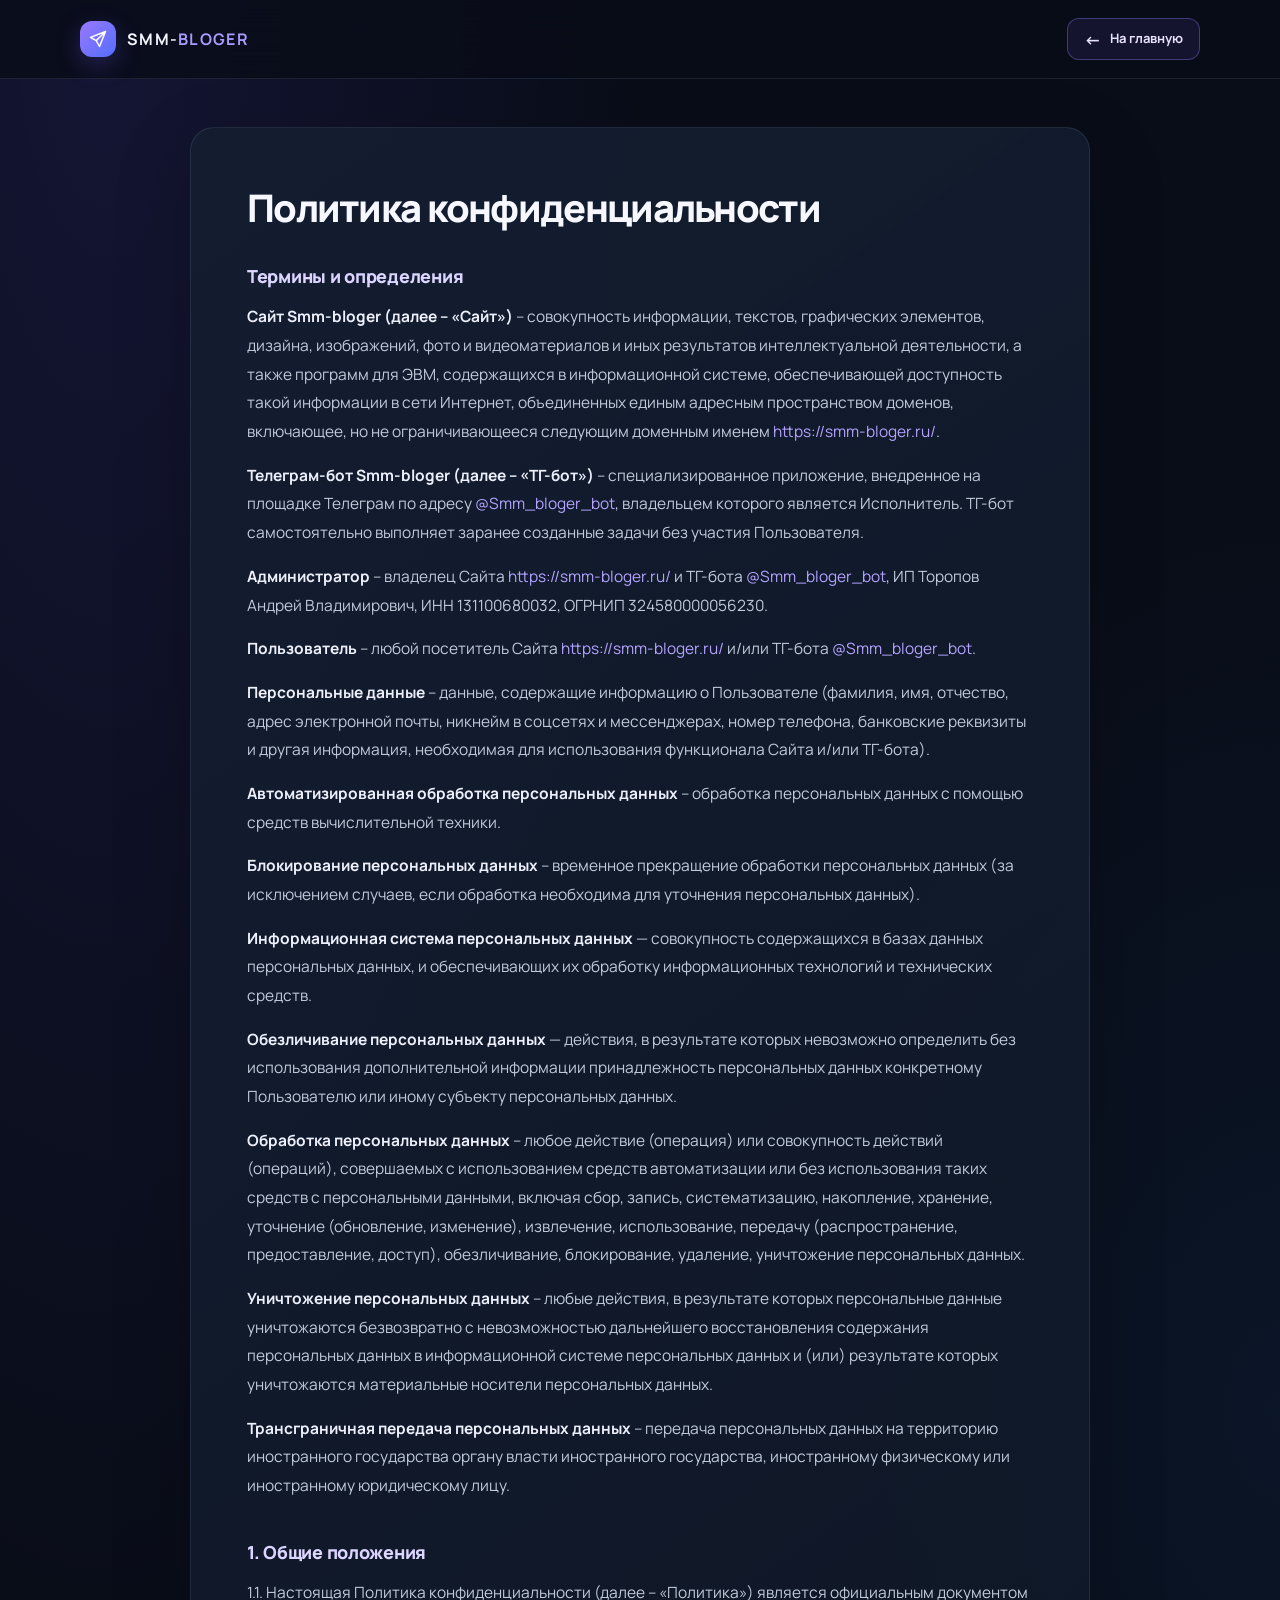
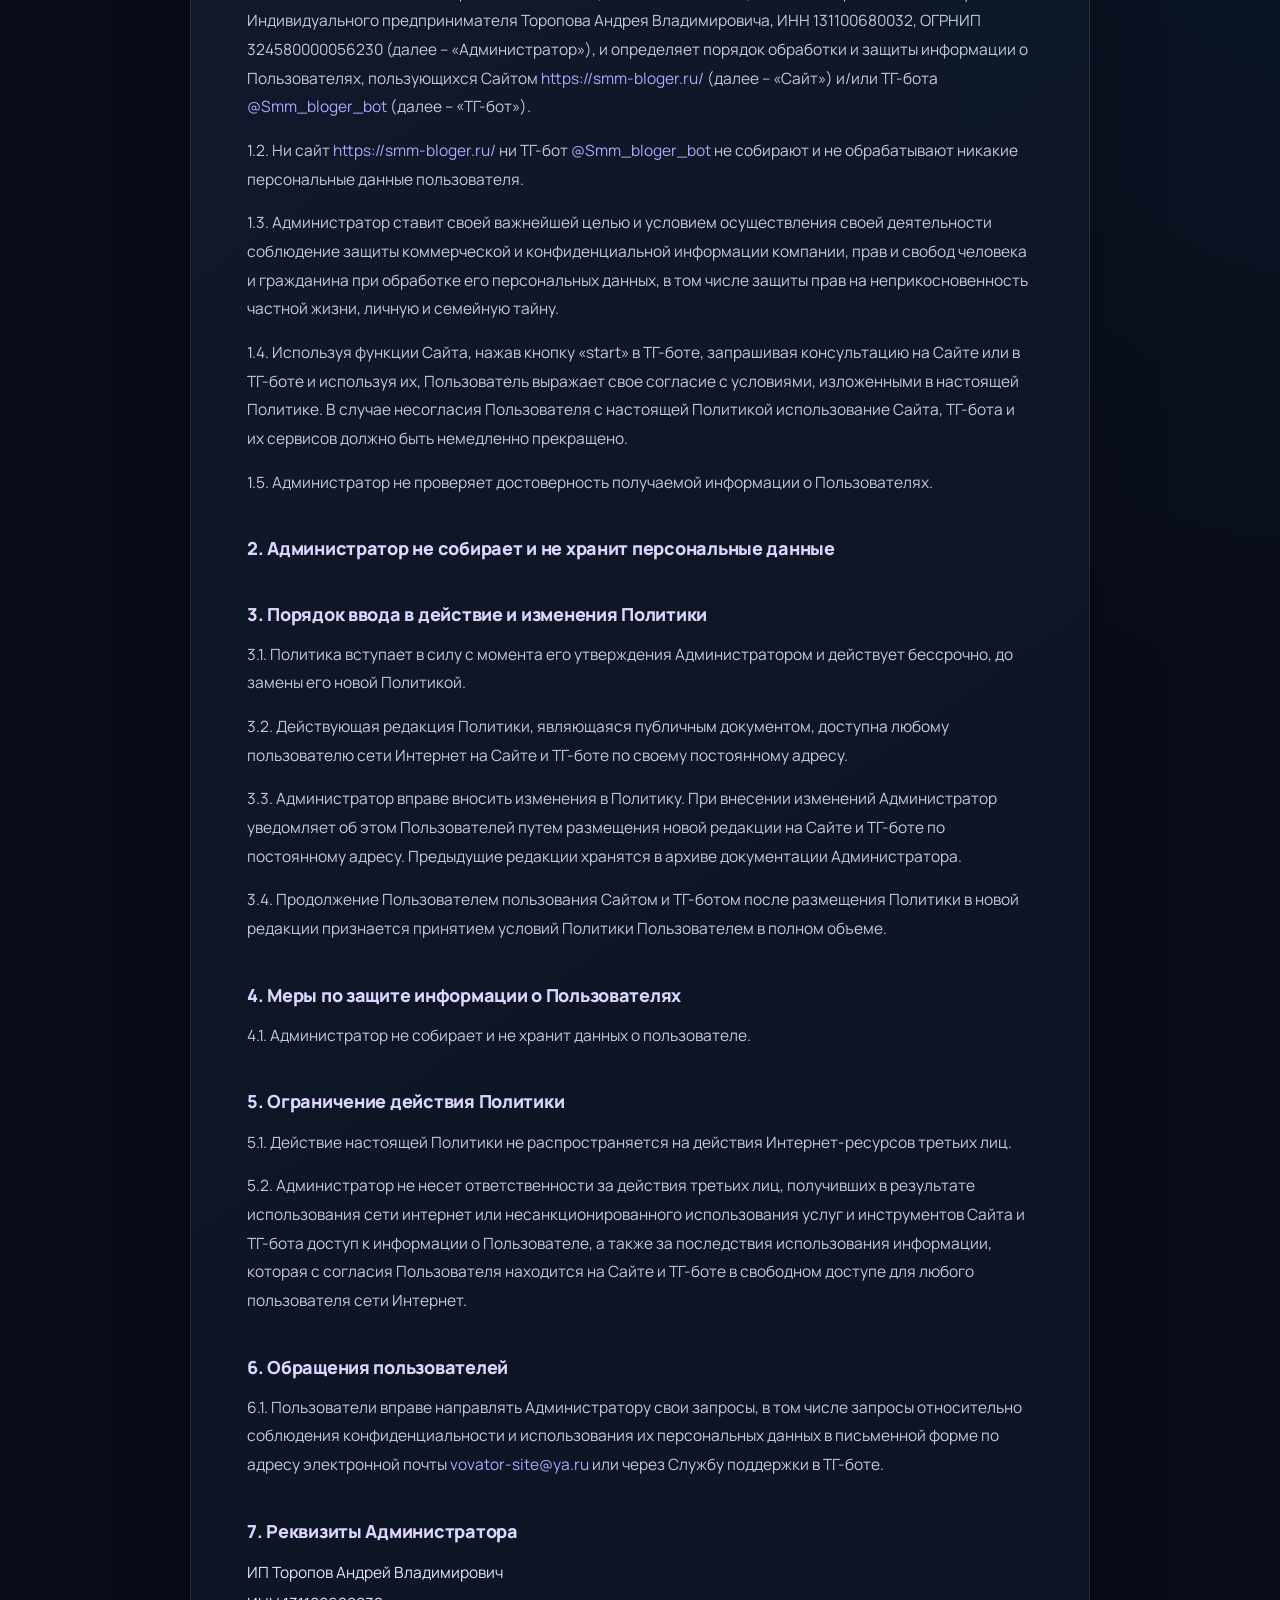
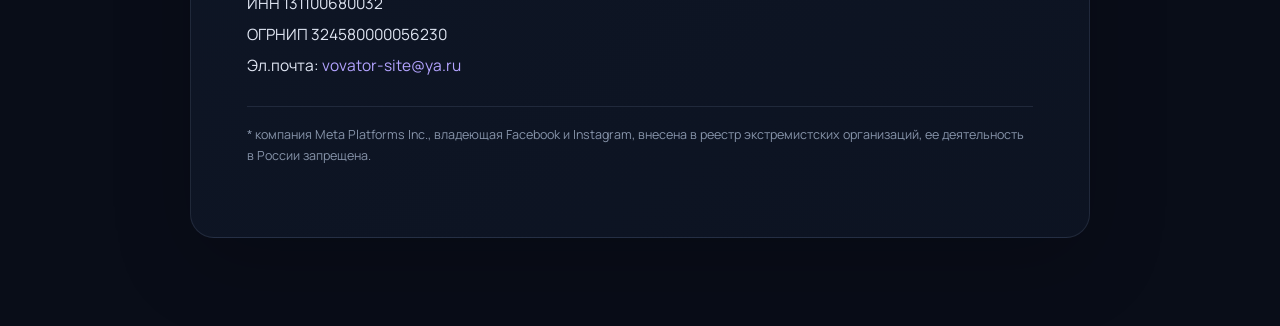
<file: privacy/index.html>
<!doctype html>
<html lang="ru">
<head>
  <meta charset="UTF-8">
  <meta name="viewport" content="width=device-width, initial-scale=1">
  <meta name="theme-color" content="#090d18">
  <meta name="description" content="Политика конфиденциальности SMM-BLOGER.">
  <title>Политика конфиденциальности — SMM-BLOGER</title>
  <link rel="preconnect" href="https://fonts.googleapis.com">
  <link rel="preconnect" href="https://fonts.gstatic.com" crossorigin>
  <link rel="stylesheet" href="../style.css">
  <link rel="icon" href="../favicon.svg" type="image/svg+xml">
</head>
<body>
  <header class="site-header">
    <div class="header-inner">
      <a class="brand" href="/" aria-label="SMM-BLOGER — на главную">
        <span class="brand-mark" aria-hidden="true">
          <svg viewBox="0 0 24 24"><path d="m21 3-7.2 18-3.9-7.1L3 10zM10 13.9 21 3"/></svg>
        </span>
        <span>SMM-<b>BLOGER</b></span>
      </a>
      <a class="home-button" href="/" aria-label="Вернуться на главную">
        <span aria-hidden="true">←</span> На главную
      </a>
    </div>
  </header>
  <main class="legal-wrap">
    <article class="legal-document">

      <h1>Политика конфиденциальности</h1>

      <h2>Термины и определения</h2>
      <p><strong>Сайт Smm-bloger (далее – «Сайт»)</strong> – совокупность информации, текстов, графических элементов, дизайна, изображений, фото и видеоматериалов и иных результатов интеллектуальной деятельности, а также программ для ЭВМ, содержащихся в информационной системе, обеспечивающей доступность такой информации в сети Интернет, объединенных единым адресным пространством доменов, включающее, но не ограничивающееся следующим доменным именем <a href="https://smm-bloger.ru/">https://smm-bloger.ru/</a>.</p>
      <p><strong>Телеграм-бот Smm-bloger (далее – «ТГ-бот»)</strong> – специализированное приложение, внедренное на площадке Телеграм по адресу <a href="https://t.me/Smm_bloger_bot">@Smm_bloger_bot</a>, владельцем которого является Исполнитель. ТГ-бот самостоятельно выполняет заранее созданные задачи без участия Пользователя.</p>
      <p><strong>Администратор</strong> – владелец Сайта <a href="https://smm-bloger.ru/">https://smm-bloger.ru/</a> и ТГ-бота <a href="https://t.me/Smm_bloger_bot">@Smm_bloger_bot</a>, ИП Торопов Андрей Владимирович, ИНН 131100680032, ОГРНИП 324580000056230.</p>
      <p><strong>Пользователь</strong> – любой посетитель Сайта <a href="https://smm-bloger.ru/">https://smm-bloger.ru/</a> и/или ТГ-бота <a href="https://t.me/Smm_bloger_bot">@Smm_bloger_bot</a>.</p>
      <p><strong>Персональные данные</strong> – данные, содержащие информацию о Пользователе (фамилия, имя, отчество, адрес электронной почты, никнейм в соцсетях и мессенджерах, номер телефона, банковские реквизиты и другая информация, необходимая для использования функционала Сайта и/или ТГ-бота).</p>
      <p><strong>Автоматизированная обработка персональных данных</strong> – обработка персональных данных с помощью средств вычислительной техники.</p>
      <p><strong>Блокирование персональных данных</strong> – временное прекращение обработки персональных данных (за исключением случаев, если обработка необходима для уточнения персональных данных).</p>
      <p><strong>Информационная система персональных данных</strong> — совокупность содержащихся в базах данных персональных данных, и обеспечивающих их обработку информационных технологий и технических средств.</p>
      <p><strong>Обезличивание персональных данных</strong> — действия, в результате которых невозможно определить без использования дополнительной информации принадлежность персональных данных конкретному Пользователю или иному субъекту персональных данных.</p>
      <p><strong>Обработка персональных данных</strong> – любое действие (операция) или совокупность действий (операций), совершаемых с использованием средств автоматизации или без использования таких средств с персональными данными, включая сбор, запись, систематизацию, накопление, хранение, уточнение (обновление, изменение), извлечение, использование, передачу (распространение, предоставление, доступ), обезличивание, блокирование, удаление, уничтожение персональных данных.</p>
      <p><strong>Уничтожение персональных данных</strong> – любые действия, в результате которых персональные данные уничтожаются безвозвратно с невозможностью дальнейшего восстановления содержания персональных данных в информационной системе персональных данных и (или) результате которых уничтожаются материальные носители персональных данных.</p>
      <p><strong>Трансграничная передача персональных данных</strong> – передача персональных данных на территорию иностранного государства органу власти иностранного государства, иностранному физическому или иностранному юридическому лицу.</p>

      <h2>1. Общие положения</h2>
      <p>1.1. Настоящая Политика конфиденциальности (далее – «Политика») является официальным документом Индивидуального предпринимателя Торопова Андрея Владимировича, ИНН 131100680032, ОГРНИП 324580000056230 (далее – «Администратор»), и определяет порядок обработки и защиты информации о Пользователях, пользующихся Сайтом <a href="https://smm-bloger.ru/">https://smm-bloger.ru/</a> (далее – «Сайт») и/или ТГ-бота <a href="https://t.me/Smm_bloger_bot">@Smm_bloger_bot</a> (далее – «ТГ-бот»).</p>
      <p>1.2. Ни сайт <a href="https://smm-bloger.ru/">https://smm-bloger.ru/</a> ни ТГ-бот <a href="https://t.me/Smm_bloger_bot">@Smm_bloger_bot</a> не собирают и не обрабатывают никакие персональные данные пользователя.</p>
      <p>1.3. Администратор ставит своей важнейшей целью и условием осуществления своей деятельности соблюдение защиты коммерческой и конфиденциальной информации компании, прав и свобод человека и гражданина при обработке его персональных данных, в том числе защиты прав на неприкосновенность частной жизни, личную и семейную тайну.</p>
      <p>1.4. Используя функции Сайта, нажав кнопку «start» в ТГ-боте, запрашивая консультацию на Сайте или в ТГ-боте и используя их, Пользователь выражает свое согласие с условиями, изложенными в настоящей Политике. В случае несогласия Пользователя с настоящей Политикой использование Сайта, ТГ-бота и их сервисов должно быть немедленно прекращено.</p>
      <p>1.5. Администратор не проверяет достоверность получаемой информации о Пользователях.</p>

      <h2>2. Администратор не собирает и не хранит персональные данные</h2>

      <h2>3. Порядок ввода в действие и изменения Политики</h2>
      <p>3.1. Политика вступает в силу с момента его утверждения Администратором и действует бессрочно, до замены его новой Политикой.</p>
      <p>3.2. Действующая редакция Политики, являющаяся публичным документом, доступна любому пользователю сети Интернет на Сайте и ТГ-боте по своему постоянному адресу.</p>
      <p>3.3. Администратор вправе вносить изменения в Политику. При внесении изменений Администратор уведомляет об этом Пользователей путем размещения новой редакции на Сайте и ТГ-боте по постоянному адресу. Предыдущие редакции хранятся в архиве документации Администратора.</p>
      <p>3.4. Продолжение Пользователем пользования Сайтом и ТГ-ботом после размещения Политики в новой редакции признается принятием условий Политики Пользователем в полном объеме.</p>

      <h2>4. Меры по защите информации о Пользователях</h2>
      <p>4.1. Администратор не собирает и не хранит данных о пользователе.</p>

      <h2>5. Ограничение действия Политики</h2>
      <p>5.1. Действие настоящей Политики не распространяется на действия Интернет-ресурсов третьих лиц.</p>
      <p>5.2. Администратор не несет ответственности за действия третьих лиц, получивших в результате использования сети интернет или несанкционированного использования услуг и инструментов Сайта и ТГ-бота доступ к информации о Пользователе, а также за последствия использования информации, которая с согласия Пользователя находится на Сайте и ТГ-боте в свободном доступе для любого пользователя сети Интернет.</p>

      <h2>6. Обращения пользователей</h2>
      <p>6.1. Пользователи вправе направлять Администратору свои запросы, в том числе запросы относительно соблюдения конфиденциальности и использования их персональных данных в письменной форме по адресу электронной почты <a href="mailto:vovator-site@ya.ru">vovator-site@ya.ru</a> или через Службу поддержки в ТГ-боте.</p>

      <h2>7. Реквизиты Администратора</h2>
      <p class="requisites">ИП Торопов Андрей Владимирович<br>ИНН 131100680032<br>ОГРНИП 324580000056230<br>Эл.почта: <a href="mailto:vovator-site@ya.ru">vovator-site@ya.ru</a></p>
      <p class="legal-note">* компания Meta Platforms Inc., владеющая Facebook и Instagram, внесена в реестр экстремистских организаций, ее деятельность в России запрещена.</p>

    </article>
  </main>
</body>
</html>
</file>
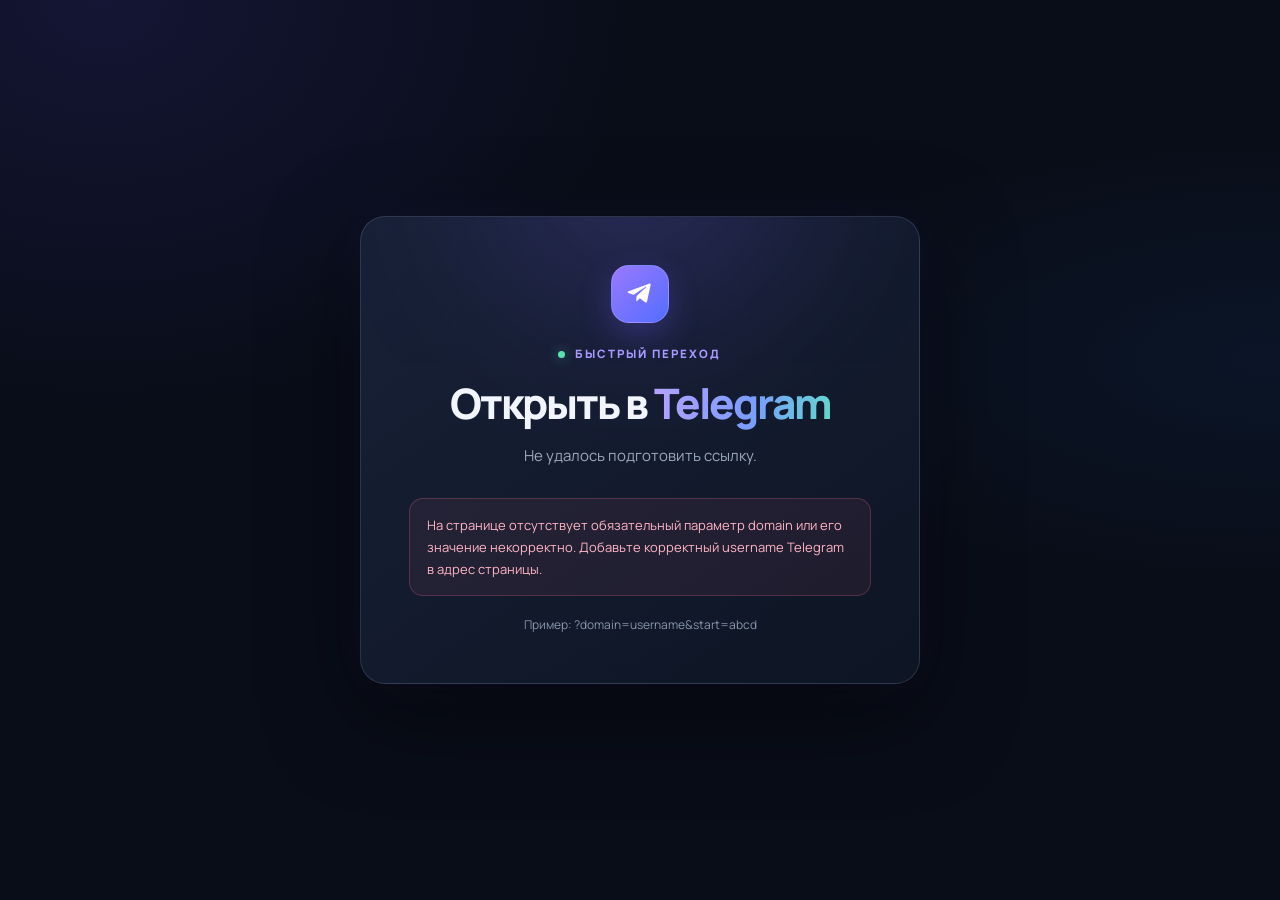
<file: tg/index.html>
<!DOCTYPE html>
<html lang="ru">
<head>
  <meta charset="UTF-8" />
  <meta name="viewport" content="width=device-width, initial-scale=1.0" />
  <meta name="theme-color" content="#090d18" />
  <title>Переадресация Telegram</title>
  <link rel="stylesheet" href="../style.css" />
  <link rel="icon" href="../favicon.svg" type="image/svg+xml">
</head>
<body class="telegram-page">
  <main class="telegram-wrap">
    <section class="telegram-card" aria-live="polite">
      <div class="telegram-mark" aria-hidden="true">
        <svg viewBox="0 0 24 24" fill="none" xmlns="http://www.w3.org/2000/svg">
          <path d="M21 4.5 17.8 19c-.24 1.03-.84 1.28-1.7.8l-4.7-3.47-2.27 2.18c-.25.25-.46.46-.94.46l.34-4.8 8.74-7.9c.38-.34-.08-.53-.59-.19L5.88 13.02l-4.62-1.45c-1-.31-1.02-1 .21-1.48L19.54 3.3c.85-.31 1.6.2 1.46 1.2Z" fill="currentColor" />
        </svg>
      </div>

      <div class="eyebrow telegram-eyebrow">
        <span class="status-dot" aria-hidden="true"></span>
        БЫСТРЫЙ ПЕРЕХОД
      </div>

      <h1>Открыть в <span class="gradient-text">Telegram</span></h1>
      <p class="telegram-subtitle" id="subtitle">Подготовка ссылки...</p>

      <div class="telegram-actions" id="actions" hidden>
        <a id="telegramLink" class="button button-primary telegram-action" href="#" rel="noopener">
          Открыть в Telegram
          <span aria-hidden="true">↗</span>
        </a>
        <a id="webLink" class="button button-ghost telegram-action" href="#" target="_blank" rel="noopener noreferrer">
          Открыть в Web Telegram
        </a>
      </div>

      <div class="telegram-error" id="errorBox" role="alert" hidden></div>
      <p class="telegram-hint" id="hint"></p>
    </section>
  </main>

  <script>
    (function () {
      const params = new URLSearchParams(window.location.search);

      const rawDomain = (params.get('domain') ?? '').trim();
      const rawStart = (params.get('start') ?? '').trim();

      const domainOk = /^[A-Za-z][A-Za-z0-9_]{2,32}$/.test(rawDomain);
      const startOk = rawStart === '' || /^[A-Za-z0-9_-]{1,64}$/.test(rawStart);

      const actions = document.getElementById('actions');
      const telegramLink = document.getElementById('telegramLink');
      const webLink = document.getElementById('webLink');
      const subtitle = document.getElementById('subtitle');
      const errorBox = document.getElementById('errorBox');
      const hint = document.getElementById('hint');

      document.title = 'Переадресация Telegram';

      if (!domainOk) {
        subtitle.textContent = 'Не удалось подготовить ссылку.';
        errorBox.hidden = false;
        errorBox.textContent = 'На странице отсутствует обязательный параметр domain или его значение некорректно. Добавьте корректный username Telegram в адрес страницы.';
        hint.textContent = 'Пример: ?domain=username&start=abcd';
        return;
      }

      const domain = rawDomain;
      const start = startOk ? rawStart : '';

      const tgUrl = `tg://resolve?domain=${encodeURIComponent(domain)}${start ? `&start=${encodeURIComponent(start)}` : ''}`;
      const webTgUrl = `https://web.telegram.org/#/im?tgaddr=${encodeURIComponent(tgUrl)}`;

      subtitle.textContent = 'Вы будете перенаправлены к ';
      const span = document.createElement('span');
      span.className = 'telegram-domain';
      span.textContent = `@${domain}`;
      subtitle.append(span);

      telegramLink.href = tgUrl;
      telegramLink.innerHTML = `Открыть @${domain} в Telegram`;
      telegramLink.setAttribute('aria-label', `Открыть @${domain} в Telegram`);

      webLink.href = webTgUrl;
      webLink.textContent = 'Открыть в Web Telegram';

      hint.textContent = 'Если приложение не открылось автоматически, воспользуйтесь кнопкой Web Telegram.';
      actions.hidden = false;

      // Автоматически открываем Telegram, сохраняя кнопки в качестве запасного варианта.
      window.location.href = tgUrl;
    })();
  </script>
</body>
</html>
</file>
<file: style.css>
@import url('https://fonts.googleapis.com/css2?family=Manrope:wght@400;500;600;700;800&display=swap');

:root{
  color-scheme:dark;
  --bg:#090d18;
  --panel:#101727;
  --text:#f3f5fc;
  --muted:#9ba7bd;
  --line:rgba(174,190,225,.12);
  --purple:#9b87ff;
  --link:#b3a3ff;
}
*{box-sizing:border-box}
html{scroll-behavior:smooth;scroll-padding-top:92px}
body{margin:0;min-height:100vh;background:radial-gradient(ellipse at 8% 0%,rgba(101,82,255,.12),transparent 34rem),radial-gradient(ellipse at 100% 40%,rgba(31,120,219,.08),transparent 34rem),var(--bg);color:var(--text);font-family:Manrope,system-ui,-apple-system,"Segoe UI",sans-serif;line-height:1.65;overflow-x:hidden}
a{color:inherit;text-decoration:none}
button{font:inherit}
.container{width:min(1120px,calc(100% - 48px));margin-inline:auto}
.ambient{position:absolute;z-index:-1;pointer-events:none;border-radius:50%;filter:blur(100px);opacity:.16}
.ambient-one{width:420px;height:420px;top:80px;left:-230px;background:#6552ff}
.ambient-two{width:460px;height:460px;top:500px;right:-280px;background:#1f78db}

/* Shared header and brand rules: style.css is the source of truth. */
.header,.site-header{position:sticky;top:0;z-index:20;background:rgba(9,13,24,.82);backdrop-filter:blur(18px);border-bottom:1px solid var(--line)}
.nav-wrap{height:78px;display:flex;align-items:center;justify-content:space-between;gap:28px}
.header-inner{width:min(1120px,calc(100% - 48px));height:78px;margin:0 auto;display:flex;align-items:center;justify-content:space-between;gap:28px}
.brand{display:inline-flex;align-items:center;gap:11px;color:var(--text);font-size:16px;font-weight:700;letter-spacing:.08em;white-space:nowrap}
.brand:hover{color:var(--text);text-decoration:none}
.brand b{color:#a89aff}
.brand-mark{width:36px;height:36px;border-radius:12px;background:linear-gradient(135deg,#9a78ff,#536eff);display:grid;place-items:center;box-shadow:0 8px 24px #745bff40}
.brand-mark svg{width:20px;fill:none;stroke:#fff;stroke-width:1.8;stroke-linecap:round;stroke-linejoin:round}
.nav{display:flex;align-items:center;gap:30px;font-size:13.5px;color:#bac4d7;font-weight:600}
.nav>a:not(.nav-cta):hover,.footer a:hover{color:#fff}
.nav-cta{padding:11px 16px;border:1px solid rgba(153,132,255,.35);border-radius:12px;color:#e7e2ff;background:rgba(125,99,255,.1)}
.nav-cta span{margin-left:8px}
.menu-toggle{display:none}
.home-button{display:inline-flex;align-items:center;justify-content:center;gap:9px;min-height:42px;padding:0 16px;border:1px solid rgba(153,132,255,.35);border-radius:12px;color:#e7e2ff;background:rgba(125,99,255,.1);font-size:13px;font-weight:700;transition:background .2s,border-color .2s,transform .2s}
.home-button span{font-size:17px;line-height:1}
.home-button:hover{background:rgba(125,99,255,.19);border-color:rgba(153,132,255,.6);color:#fff;text-decoration:none;transform:translateY(-1px)}

/* Landing page */
.section{padding:112px 0}
.hero{padding-top:105px;padding-bottom:34px;position:relative}
.hero-grid{display:grid;grid-template-columns:1.08fr .92fr;align-items:center;gap:58px;min-height:475px}
.eyebrow{font-size:11.5px;letter-spacing:.18em;font-weight:800;color:#a99aff;display:flex;align-items:center;gap:10px}
.status-dot,.online i,.support-meta i{width:7px;height:7px;border-radius:50%;background:#5de0b0;box-shadow:0 0 12px #5de0b080;display:inline-block}
h1,h2,h3,p{margin-top:0}
h1{font-size:clamp(38px,5vw,61px);line-height:1.13;letter-spacing:-.055em;margin:23px 0 22px;font-weight:800}
.gradient-text{background:linear-gradient(100deg,#b3a1ff 4%,#7a9cff 55%,#62d9cb 100%);-webkit-background-clip:text;background-clip:text;color:transparent}
.hero-lead{max-width:530px;color:var(--muted);font-size:17px;line-height:1.9}
.hero-actions{display:flex;flex-wrap:wrap;gap:12px;margin-top:31px}
.button{display:inline-flex;align-items:center;justify-content:center;gap:15px;min-height:50px;padding:0 21px;border-radius:13px;font-size:14px;font-weight:800;transition:transform .2s,box-shadow .2s,border-color .2s}
.button:hover{transform:translateY(-2px)}
.button-primary{background:linear-gradient(110deg,#8066ff,#657aff);box-shadow:0 10px 30px #745bff35;color:white}
.button-primary:hover{box-shadow:0 14px 36px #745bff55}
.button-ghost{border:1px solid var(--line);color:#d2d9e8;background:rgba(255,255,255,.025)}
.button-ghost:hover{border-color:#8875ff80}
.hero-note{margin-top:26px;color:#8e9ab0;font-size:12px;display:flex;align-items:center;gap:10px;flex-wrap:wrap}
.hero-note i{width:3px;height:3px;border-radius:50%;background:#5c6880}
.check-icon{width:19px;height:19px;display:grid;place-items:center;border-radius:50%;background:#5de0b01a;color:#5de0b0;font-size:13px}
.hero-visual{height:470px;position:relative;display:grid;place-items:center}
.visual-glow{position:absolute;width:280px;height:280px;border-radius:50%;background:#6656ff;filter:blur(95px);opacity:.22;z-index:-1}
.orbit{position:absolute;border:1px solid rgba(153,139,255,.15);border-radius:50%;transform:rotate(-24deg)}
.orbit-a{width:430px;height:270px}.orbit-b{width:360px;height:390px;transform:rotate(45deg);border-color:rgba(89,159,255,.13)}
.dashboard-card{position:relative;z-index:2;width:min(350px,82%);padding:22px;border-radius:22px;border:1px solid rgba(177,190,230,.18);background:linear-gradient(145deg,rgba(25,35,57,.97),rgba(14,21,36,.98));box-shadow:0 28px 90px #0008,0 0 50px #8066ff13}
.dash-top{display:flex;justify-content:space-between;align-items:center;padding-bottom:18px;border-bottom:1px solid var(--line)}
.dash-brand{display:flex;align-items:center;gap:8px;font-size:11.5px;letter-spacing:.08em}
.mini-mark{display:grid;place-items:center;width:24px;height:24px;border-radius:8px;background:linear-gradient(135deg,#9a78ff,#536eff);font-weight:800}
.online{font-size:10.5px;color:#7de5bc;display:flex;align-items:center;gap:6px}
.online i{width:5px;height:5px}
.dash-title{font-size:18px;font-weight:800;margin-top:21px}
.dash-subtitle{font-size:11.5px;color:#8290a8;margin:2px 0 16px}
.service-row{display:flex;align-items:center;gap:11px;padding:12px 10px;border:1px solid rgba(173,190,226,.1);border-radius:12px;margin-top:9px;background:rgba(255,255,255,.025)}
.service-icon{width:33px;height:33px;border-radius:10px;display:grid;place-items:center;font-size:17px}
.telegram{background:#329bd51e;color:#62c6ff}.video{background:#ff64851c;color:#ff8199}.social{background:#9d7aff20;color:#b89aff}
.service-row b,.service-row small{display:block}.service-row b{font-size:11.5px}.service-row small{font-size:9.5px;color:#8794ab;margin-top:2px}
.row-arrow{margin-left:auto;color:#8592aa}
.dash-footer{border-top:1px solid var(--line);margin-top:17px;padding-top:14px;font-size:10.5px;color:#9ca9bd;display:flex;align-items:center;gap:7px}
.secure-dot{width:16px;height:16px;border-radius:50%;background:#5de0b01c;color:#5de0b0;display:grid;place-items:center}
.float-chip{position:absolute;z-index:3;display:flex;align-items:center;gap:10px;padding:12px 15px;border:1px solid rgba(177,190,230,.16);border-radius:14px;background:#172137;box-shadow:0 15px 40px #0005}
.float-chip b,.float-chip small{display:block}.float-chip b{font-size:11.5px}.float-chip small{font-size:9.5px;color:#8f9bb0}
.chip-top{top:64px;right:0}.chip-bottom{bottom:57px;left:-5px}
.chip-icon{width:29px;height:29px;display:grid;place-items:center;border-radius:9px;font-size:15px}.purple{background:#8b73ff22;color:#b8aaff}.green{background:#5de0b01c;color:#5de0b0}
.section-heading{max-width:570px;margin-bottom:45px}
.section-heading h2,.update-copy h2,.support-info h2,.final-card h2{font-size:clamp(31px,4vw,44px);line-height:1.2;letter-spacing:-.045em;margin:17px 0}
.section-heading>p,.update-copy>p,.support-info>p,.final-card>p{color:var(--muted);font-size:15px;line-height:1.9;max-width:500px}
.muted-gradient{color:#9aa7c0}
.benefits-section{padding-top:85px}
.benefit-grid{display:grid;grid-template-columns:repeat(4,1fr);gap:14px}
.benefit-card{position:relative;overflow:hidden;min-height:240px;padding:25px 21px;border:1px solid var(--line);border-radius:18px;background:linear-gradient(145deg,rgba(20,30,49,.85),rgba(13,20,34,.85));transition:transform .25s,border-color .25s}
.benefit-card:hover{transform:translateY(-5px);border-color:#8b73ff55}
.card-icon{width:43px;height:43px;border-radius:13px;display:grid;place-items:center;margin-bottom:24px}
.card-icon svg{width:21px;height:21px;fill:none;stroke:currentColor;stroke-width:1.7;stroke-linecap:round;stroke-linejoin:round}
.violet{color:#b5a4ff;background:#8b73ff1c}.blue{color:#7cb8ff;background:#5b9dff1c}.mint{color:#70e6bc;background:#5de0b01b}.pink{color:#ff9ab3;background:#ff73941a}
.benefit-card h3{font-size:16px;margin-bottom:9px}.benefit-card p{font-size:13px;line-height:1.8;color:#8f9bb0;margin:0;max-width:230px}
.how-section{padding-top:95px}
.how-grid{display:grid;grid-template-columns:.85fr 1.15fr;gap:90px;align-items:start}
.how-grid .section-heading{position:sticky;top:120px}
.text-link{display:inline-flex;gap:12px;color:#b4a5ff;font-size:13px;font-weight:800;margin-top:18px}
.steps{border-top:1px solid var(--line)}
.step{display:grid;grid-template-columns:52px 1fr 25px;gap:18px;align-items:start;padding:27px 0;border-bottom:1px solid var(--line)}
.step-number{font-size:14px;font-weight:800;color:#a99aff;padding-top:3px}
.step h3{font-size:16px;margin:0 0 7px}.step p{font-size:13px;line-height:1.8;color:#8f9bb0;margin:0;max-width:460px}
.step-symbol{color:#9d8aff;font-size:18px;text-align:right}
.update-section{padding-top:80px;padding-bottom:75px}
.update-card{position:relative;overflow:hidden;display:grid;grid-template-columns:.85fr 1.15fr;gap:55px;align-items:center;padding:50px 65px;border:1px solid rgba(151,133,255,.2);border-radius:25px;background:linear-gradient(115deg,#151b31,#111c2b 70%,#142638)}
.update-art{height:230px;display:grid;place-items:center;position:relative}
.update-orb{position:absolute;border-radius:50%;filter:blur(1px)}.orb-one{width:190px;height:190px;background:radial-gradient(circle,#7b67ff40,transparent 70%)}.orb-two{width:120px;height:120px;right:8%;top:5%;background:radial-gradient(circle,#5b9dff36,transparent 70%)}
.update-window{position:relative;width:185px;height:145px;border:1px solid #b6b6ff35;border-radius:15px;background:linear-gradient(145deg,#222c48,#141d32);box-shadow:0 25px 55px #0006;padding:16px;transform:rotate(-7deg)}
.update-window>span{display:inline-block;width:6px;height:6px;border-radius:50%;background:#9d8aff;margin-right:4px}
.update-window>span:nth-child(2){background:#69a9ff}.update-window>span:nth-child(3){background:#5de0b0}
.update-window-line{height:7px;width:78%;border-radius:5px;background:#8493b522;margin-top:14px}.update-window-line.short{width:52%;margin-top:8px}.update-window-check{position:absolute;right:15px;bottom:15px;width:32px;height:32px;border-radius:10px;background:#5de0b022;color:#5de0b0;display:grid;place-items:center}
.update-copy h2{font-size:37px}.update-copy>p{font-size:14px;margin-bottom:22px}
.button-secondary{background:rgba(139,115,255,.13);border:1px solid rgba(163,145,255,.28);color:#ded8ff}
.support-section{padding-top:25px;padding-bottom:80px}
.support-card{display:flex;align-items:center;gap:24px;padding:30px;border:1px solid var(--line);border-radius:20px;background:rgba(17,25,41,.75)}
.support-avatar{flex:0 0 62px;width:62px;height:62px;display:grid;place-items:center;border-radius:20px;background:linear-gradient(140deg,#8e75ff,#4c83d8);font-size:25px;font-weight:800;position:relative}
.avatar-status{position:absolute;width:12px;height:12px;right:-2px;bottom:1px;border:2px solid #111a2a;border-radius:50%;background:#5de0b0}
.support-info{flex:1}.support-info .eyebrow{font-size:10.5px}.support-info h2{font-size:21px;margin:7px 0}.support-info>p{font-size:13px;margin-bottom:9px;max-width:570px}
.support-meta{display:flex;gap:17px;flex-wrap:wrap;color:#8290a8;font-size:10.5px}.support-meta span:first-child{display:flex;align-items:center;gap:7px}.support-meta i{width:6px;height:6px}
.support-button{white-space:nowrap}
.final-section{padding-top:10px;padding-bottom:105px}
.final-card{position:relative;overflow:hidden;text-align:center;padding:70px 25px;border:1px solid rgba(158,139,255,.24);border-radius:26px;background:radial-gradient(ellipse at 50% 120%,#6453d52c,transparent 58%),linear-gradient(135deg,#151b32,#101b2a)}
.final-glow{position:absolute;width:280px;height:160px;top:-130px;left:calc(50% - 140px);border-radius:50%;background:#8b73ff;filter:blur(90px);opacity:.35}
.final-card .eyebrow{justify-content:center}.final-card h2{font-size:clamp(31px,4vw,45px);margin:17px 0 12px}.final-card>p{margin:0 auto 25px;font-size:14px}
.button-white{background:#f4f1ff;color:#292344;box-shadow:0 8px 28px #0003}.button-white:hover{box-shadow:0 12px 35px #0005}
.final-caption{margin-top:19px;color:#8b98ae;font-size:10.5px;display:flex;align-items:center;justify-content:center;gap:8px}
.footer{border-top:1px solid var(--line);background:#080c15}
.footer-main{display:grid;grid-template-columns:1.5fr 1fr 1.2fr;gap:45px;padding-top:55px;padding-bottom:45px}
.footer-about p{max-width:250px;color:#77849a;font-size:11.5px;line-height:1.9;margin-top:17px}
.footer-column{display:flex;flex-direction:column;align-items:flex-start;gap:10px}
.footer-column h4{font-size:11.5px;margin:0 0 7px;color:#dce2ef}
.footer-column a{font-size:11.5px;color:#8491a7}
.footer-bottom{min-height:65px;border-top:1px solid var(--line);display:flex;align-items:center;justify-content:space-between;gap:20px;color:#69768c;font-size:10.5px}
.footer-bottom>div{display:flex;gap:22px}.footer-bottom a{color:#8491a7}
.reveal{opacity:0;transform:translateY(18px);transition:opacity .65s ease,transform .65s ease}
.reveal.is-visible{opacity:1;transform:translateY(0)}

/* Legal pages */
.legal-wrap{width:min(900px,calc(100% - 48px));margin:48px auto 88px}
.legal-document{padding:clamp(26px,5vw,56px);border:1px solid var(--line);border-radius:24px;background:linear-gradient(145deg,rgba(20,30,49,.92),rgba(13,20,34,.96));box-shadow:0 26px 80px rgba(0,0,0,.18)}
.legal-document h1{margin:0 0 15px;color:#f6f7ff;font-size:clamp(28px,4.2vw,38px);line-height:1.22;letter-spacing:-.045em;font-weight:800}
.document-subtitle{margin:0 0 34px;color:#bac5d8;font-size:16px;font-weight:600}
.legal-document h2{margin:34px 0 13px;padding-top:5px;color:#dcd5ff;font-size:18px;line-height:1.45;font-weight:800;letter-spacing:-.015em}
.legal-document h1+h2{margin-top:28px}
.legal-document p{margin:0 0 15px;color:#c0cada;font-size:15.5px;line-height:1.85;overflow-wrap:break-word}
.legal-document p strong{color:#edf0fb;font-weight:700}
.legal-document .subclause{padding-left:22px}
.legal-document .requisites{color:#e0e6f3;line-height:2}
.legal-document .legal-note{margin-top:25px;padding-top:17px;border-top:1px solid var(--line);color:#8794aa;font-size:12.5px;line-height:1.7}
.legal-document a{color:var(--link);text-decoration:none;overflow-wrap:anywhere}
.legal-document a:hover{color:#d0c7ff;text-decoration:underline}

@media(prefers-reduced-motion:reduce){html{scroll-behavior:auto}*,*::before,*::after{transition-duration:.01ms!important;animation-duration:.01ms!important}.reveal{opacity:1;transform:none}}
@media(max-width:900px){.nav{gap:17px;font-size:12.5px}.hero-grid{gap:20px}.benefit-grid{grid-template-columns:repeat(2,1fr)}.how-grid{gap:45px}.update-card{padding:40px;gap:25px}.footer-main{gap:25px}}
@media(max-width:700px){
 .container{width:min(100% - 36px,520px)}
 .nav-wrap,.header-inner{height:68px}
 .menu-toggle{width:42px;height:42px;border:1px solid var(--line);border-radius:12px;background:#121a2a;display:flex;flex-direction:column;justify-content:center;align-items:center;gap:5px;cursor:pointer}
 .menu-toggle span{width:17px;height:2px;border-radius:2px;background:#e8ecf6;transition:transform .2s,opacity .2s}
 .menu-toggle[aria-expanded=true] span:first-child{transform:translateY(7px) rotate(45deg)}.menu-toggle[aria-expanded=true] span:nth-child(2){opacity:0}.menu-toggle[aria-expanded=true] span:last-child{transform:translateY(-7px) rotate(-45deg)}
 .nav{position:absolute;top:68px;left:0;right:0;display:none;flex-direction:column;align-items:stretch;gap:0;padding:10px 18px 18px;background:rgba(9,13,24,.98);border-bottom:1px solid var(--line)}
 .nav.is-open{display:flex}.nav>a:not(.nav-cta){padding:13px 4px;border-bottom:1px solid var(--line)}.nav-cta{margin-top:12px;text-align:center;padding:13px}
 .section{padding:78px 0}.hero{padding-top:65px;padding-bottom:25px}.hero-grid{grid-template-columns:1fr;gap:10px;min-height:0}
 h1{font-size:clamp(37px,10vw,52px);margin-top:18px}.hero-lead{font-size:15px;line-height:1.85}
 .hero-actions{display:grid;grid-template-columns:1fr;gap:10px;margin-top:24px}.button{min-height:50px}.hero-note{font-size:10.5px;gap:7px;margin-top:19px}
 .hero-visual{height:380px;margin-top:6px}.dashboard-card{width:min(330px,82%);padding:18px}.chip-top{right:0;top:30px}.chip-bottom{left:0;bottom:26px}.orbit-a{width:330px;height:220px}.orbit-b{width:300px;height:330px;transform: rotate(45deg) scale(.8)}
 .benefits-section{padding-top:70px}.section-heading{margin-bottom:30px}.section-heading h2,.update-copy h2,.final-card h2{font-size:34px}
 .benefit-grid{gap:10px}.benefit-card{min-height:240px;padding:19px 16px}.card-icon{margin-bottom:19px}
 .how-grid{grid-template-columns:1fr;gap:30px}.how-grid .section-heading{position:static}.step{grid-template-columns:36px 1fr 18px;gap:12px;padding:23px 0}
 .update-section{padding-top:25px;padding-bottom:55px}.update-card{grid-template-columns:1fr;gap:5px;padding:28px 23px}.update-art{height:175px;order:2}.update-copy{order:1}.update-copy h2{font-size:32px}.update-copy>p{font-size:13px}
 .support-section{padding-top:5px;padding-bottom:60px}.support-card{display:grid;grid-template-columns:55px 1fr;gap:15px;padding:22px}.support-avatar{width:55px;height:55px;flex-basis:55px;border-radius:17px}.support-info h2{font-size:19px}.support-info>p{font-size:11.5px}.support-meta{gap:8px;flex-direction:column}.support-button{grid-column:1/-1;width:100%}
 .final-section{padding-bottom:75px}.final-card{padding:55px 18px}.final-card h2{font-size:32px}.final-card>p{font-size:13px}
 .footer-main{grid-template-columns:1fr 1fr;gap:30px 20px;padding-top:38px;padding-bottom:32px}.footer-about{grid-column:1/-1}.footer-about p{max-width:280px}
 .footer-bottom{padding:17px 0;flex-wrap:wrap;justify-content:flex-start;gap:12px}.footer-bottom>div{order:3;width:100%;flex-wrap:wrap;gap:15px}
 .ambient-two {right: 0}
}
@media(max-width:640px){
 .header-inner{width:calc(100% - 32px)}
 .home-button{min-height:40px;padding:0 12px;font-size:12px}
 .legal-wrap{width:calc(100% - 28px);margin:24px auto 48px}
 .legal-document{padding:25px 20px;border-radius:18px}
 .legal-document h1{font-size:28px;margin-bottom:13px}
 .document-subtitle{font-size:14px;margin-bottom:28px}
 .legal-document h2{font-size:16.5px;margin-top:29px;margin-bottom:11px}
 .legal-document p{font-size:14.5px;line-height:1.8;margin-bottom:13px}
 .legal-document .legal-note{font-size:12px}
}
@media(max-width:380px){
 .container{width:calc(100% - 28px)}
 .hero-note{font-size:9.5px}
 .hero-visual{height:345px}
 .float-chip{padding:9px 10px}
 .chip-top{right:-2px}.chip-bottom{left:-2px}
 .benefit-card{padding:16px 13px}
 .benefit-card h3{font-size:14px}
 .benefit-card p{font-size:11.5px}
}
@media(max-width:360px){
 .header-inner{width:calc(100% - 24px)}
 .home-button{font-size:11px;padding:0 10px}
 .legal-document{padding:22px 16px}
}
/* Telegram redirect page — add this block to the end of the shared style.css */
.telegram-page{
  min-height:100vh;
  display:grid;
  place-items:center;
  padding:32px 20px;
}
.telegram-wrap{
  width:min(100%,560px);
  margin:0 auto;
}
.telegram-card{
  position:relative;
  isolation:isolate;
  overflow:hidden;
  padding:clamp(28px,6vw,48px);
  border:1px solid rgba(177,190,230,.18);
  border-radius:25px;
  background:linear-gradient(145deg,rgba(25,35,57,.94),rgba(14,21,36,.97));
  box-shadow:0 28px 90px #0008,0 0 50px #8066ff13;
  backdrop-filter:blur(18px);
  text-align:center;
}
.telegram-card::before{
  content:"";
  position:absolute;
  z-index:-1;
  top:-190px;
  left:50%;
  width:280px;
  height:280px;
  transform:translateX(-50%);
  border-radius:50%;
  background:#8066ff;
  filter:blur(95px);
  opacity:.22;
  pointer-events:none;
}
.telegram-mark{
  width:58px;
  height:58px;
  display:grid;
  place-items:center;
  margin:0 auto 22px;
  border:1px solid rgba(255,255,255,.16);
  border-radius:18px;
  background:linear-gradient(135deg,#9a78ff,#536eff);
  color:#fff;
  box-shadow:0 12px 32px #745bff45;
}
.telegram-mark svg{
  width:27px;
  height:27px;
}
.telegram-eyebrow{
  justify-content:center;
  margin-bottom:15px;
}
.telegram-card h1{
  margin:0 0 15px;
  color:var(--text);
  font-size:clamp(30px,6vw,42px);
  line-height:1.15;
  letter-spacing:-.045em;
  font-weight:800;
}
.telegram-subtitle{
  max-width:430px;
  margin:0 auto 28px;
  color:var(--muted);
  font-size:15px;
  line-height:1.85;
  overflow-wrap:anywhere;
}
.telegram-domain{
  display:inline-block;
  color:#dcd5ff;
  font-weight:800;
  overflow-wrap:anywhere;
}
.telegram-actions{
  display:grid;
  gap:12px;
  width:min(100%,390px);
  margin:0 auto;
}
.telegram-actions[hidden],
.telegram-error[hidden]{
  display:none!important;
}
.telegram-action{
  width:100%;
  min-height:54px;
  padding:0 20px;
  border-radius:14px;
  font-size:14px;
}
.telegram-action span{
  margin-left:2px;
  font-size:17px;
  line-height:1;
}
.telegram-hint{
  max-width:420px;
  margin:19px auto 0;
  color:#8996ad;
  font-size:12px;
  line-height:1.7;
  overflow-wrap:anywhere;
}
.telegram-error{
  margin-top:20px;
  padding:15px 17px;
  border:1px solid rgba(255,115,148,.23);
  border-radius:14px;
  background:rgba(255,115,148,.07);
  color:#ffb5c5;
  font-size:13px;
  line-height:1.7;
  text-align:left;
  overflow-wrap:anywhere;
}
@media(max-width:480px){
  .telegram-page{padding:20px 14px}
  .telegram-card{padding:30px 21px;border-radius:21px}
  .telegram-mark{width:54px;height:54px;margin-bottom:19px;border-radius:17px}
  .telegram-subtitle{font-size:14px;margin-bottom:24px}
  .telegram-action{min-height:51px;font-size:13.5px}
}
/* Price table — раскрывающийся прайс-лист */

.price-disclosure {
  margin-top: 28px;
  border: 1px solid rgba(153, 132, 255, .2);
  border-radius: 17px;
  background: rgba(255, 255, 255, .025);
  overflow: hidden;
}

/* Кнопка раскрытия */

.price-disclosure > summary {
  position: relative;
  display: flex;
  align-items: center;
  justify-content: space-between;
  gap: 15px;
  padding: 19px 22px;
  cursor: pointer;
  list-style: none;
  color: #f3f5fc;
  transition: background .2s;
}

.price-disclosure > summary::-webkit-details-marker {
  display: none;
}

.price-disclosure > summary:hover {
  background: rgba(139, 115, 255, .08);
}

.price-disclosure > summary:focus-visible {
  outline: 2px solid var(--purple);
  outline-offset: -3px;
}

.price-disclosure__title {
  font-size: 14px;
  font-weight: 800;
}

.price-disclosure__meta {
  margin-left: auto;
  color: #929fb7;
  font-size: 11px;
}

/* Иконка плюс / минус */

.price-disclosure > summary::after {
  content: "+";
  flex-shrink: 0;
  width: 30px;
  height: 30px;
  display: grid;
  place-items: center;
  border-radius: 9px;
  background: rgba(139, 115, 255, .15);
  color: #b3a3ff;
  font-size: 21px;
  line-height: 1;
}

.price-disclosure[open] > summary::after {
  content: "−";
}

/* Подсказка над таблицей */

.price-table-note {
  padding: 13px 18px;
  border-top: 1px solid var(--line);
  color: #8996ad;
  font-size: 11px;
  background: rgba(0, 0, 0, .12);
}

/* Контейнер с горизонтальной прокруткой */

.price-table-scroll {
  width: 100%;
  max-width: 100%;
  overflow-x: auto;
  overscroll-behavior-x: contain;
  -webkit-overflow-scrolling: touch;
  border-top: 1px solid var(--line);
}

/* Сама таблица */

.price-table {
  width: 100%;
  min-width: 760px;
  border-collapse: collapse;
  table-layout: fixed;
  color: #cbd4e5;
  font-size: 12px;
}

/* Заголовки */

.price-table th {
  padding: 15px 13px;
  background: #19233a;
  color: #c7bbff;
  font-size: 11px;
  font-weight: 800;
  text-align: left;
  border-bottom: 1px solid rgba(174, 190, 225, .14);
}

/* Ячейки */

.price-table td {
  padding: 12px 13px;
  border-bottom: 1px solid rgba(174, 190, 225, .09);
  vertical-align: middle;
  overflow-wrap: break-word;
}

/* Чередование фона строк */

.price-table tbody tr:nth-child(even) {
  background: rgba(255, 255, 255, .025);
}

.price-table tbody tr:hover {
  background: rgba(139, 115, 255, .07);
}

/* Ширина столбцов */

.price-table th:nth-child(1),
.price-table td:nth-child(1) {
  width: 14%;
}

.price-table th:nth-child(2),
.price-table td:nth-child(2) {
  width: 42%;
}

.price-table th:nth-child(3),
.price-table td:nth-child(3) {
  width: 17%;
  text-align: center;
}

.price-table th:nth-child(4),
.price-table td:nth-child(4) {
  width: 13.5%;
  text-align: center;
}

.price-table th:nth-child(5),
.price-table td:nth-child(5) {
  width: 13.5%;
  text-align: center;
}

/* Числа не переносятся на новую строку */

.price-table td:nth-child(n+3) {
  white-space: nowrap;
}

/* Полоса прокрутки */

.price-table-scroll::-webkit-scrollbar {
  height: 7px;
}

.price-table-scroll::-webkit-scrollbar-track {
  background: #101727;
}

.price-table-scroll::-webkit-scrollbar-thumb {
  background: #6656aa;
  border-radius: 10px;
}

.price-table-scroll::-webkit-scrollbar-thumb:hover {
  background: #927dff;
}

/* таблица с прайсом */
@media (max-width: 640px) {
  .price-disclosure {
    border-radius: 14px;
  }

  .price-disclosure > summary {
    padding: 16px 17px;
    padding-right: 55px;
    flex-direction: column;
    align-items: flex-start;
    gap: 4px;
  }

  .price-disclosure__title {
    font-size: 13px;
  }

  .price-disclosure__meta {
    margin-left: 0;
    font-size: 10px;
  }

  .price-disclosure > summary::after {
    position: absolute;
    right: 15px;
    top: 50%;
    transform: translateY(-50%);
  }

  .price-table-note {
    padding: 11px 14px;
    font-size: 10px;
    line-height: 1.6;
  }

  .price-table {
    min-width: 760px;
    font-size: 11px;
  }

  .price-table th {
    padding: 13px 11px;
    font-size: 10px;
  }

  .price-table td {
    padding: 11px;
  }
}
</file>
